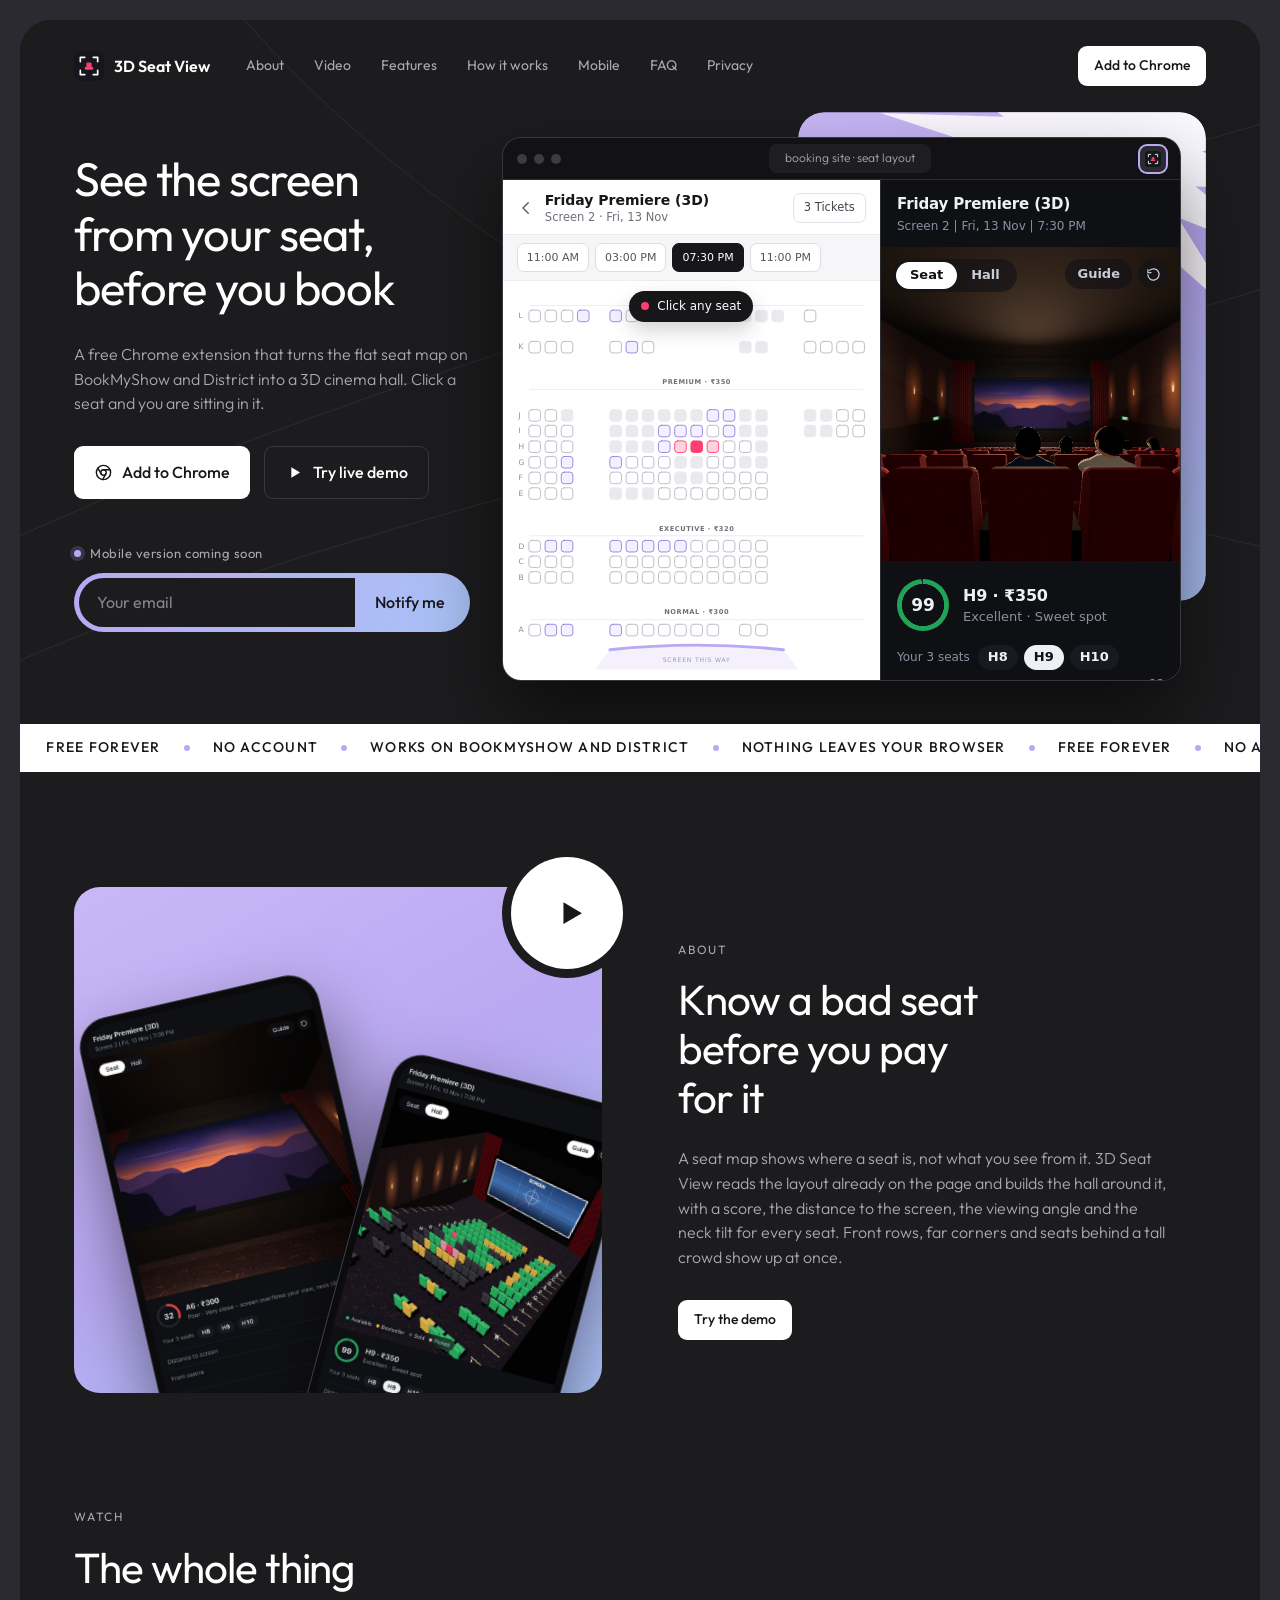
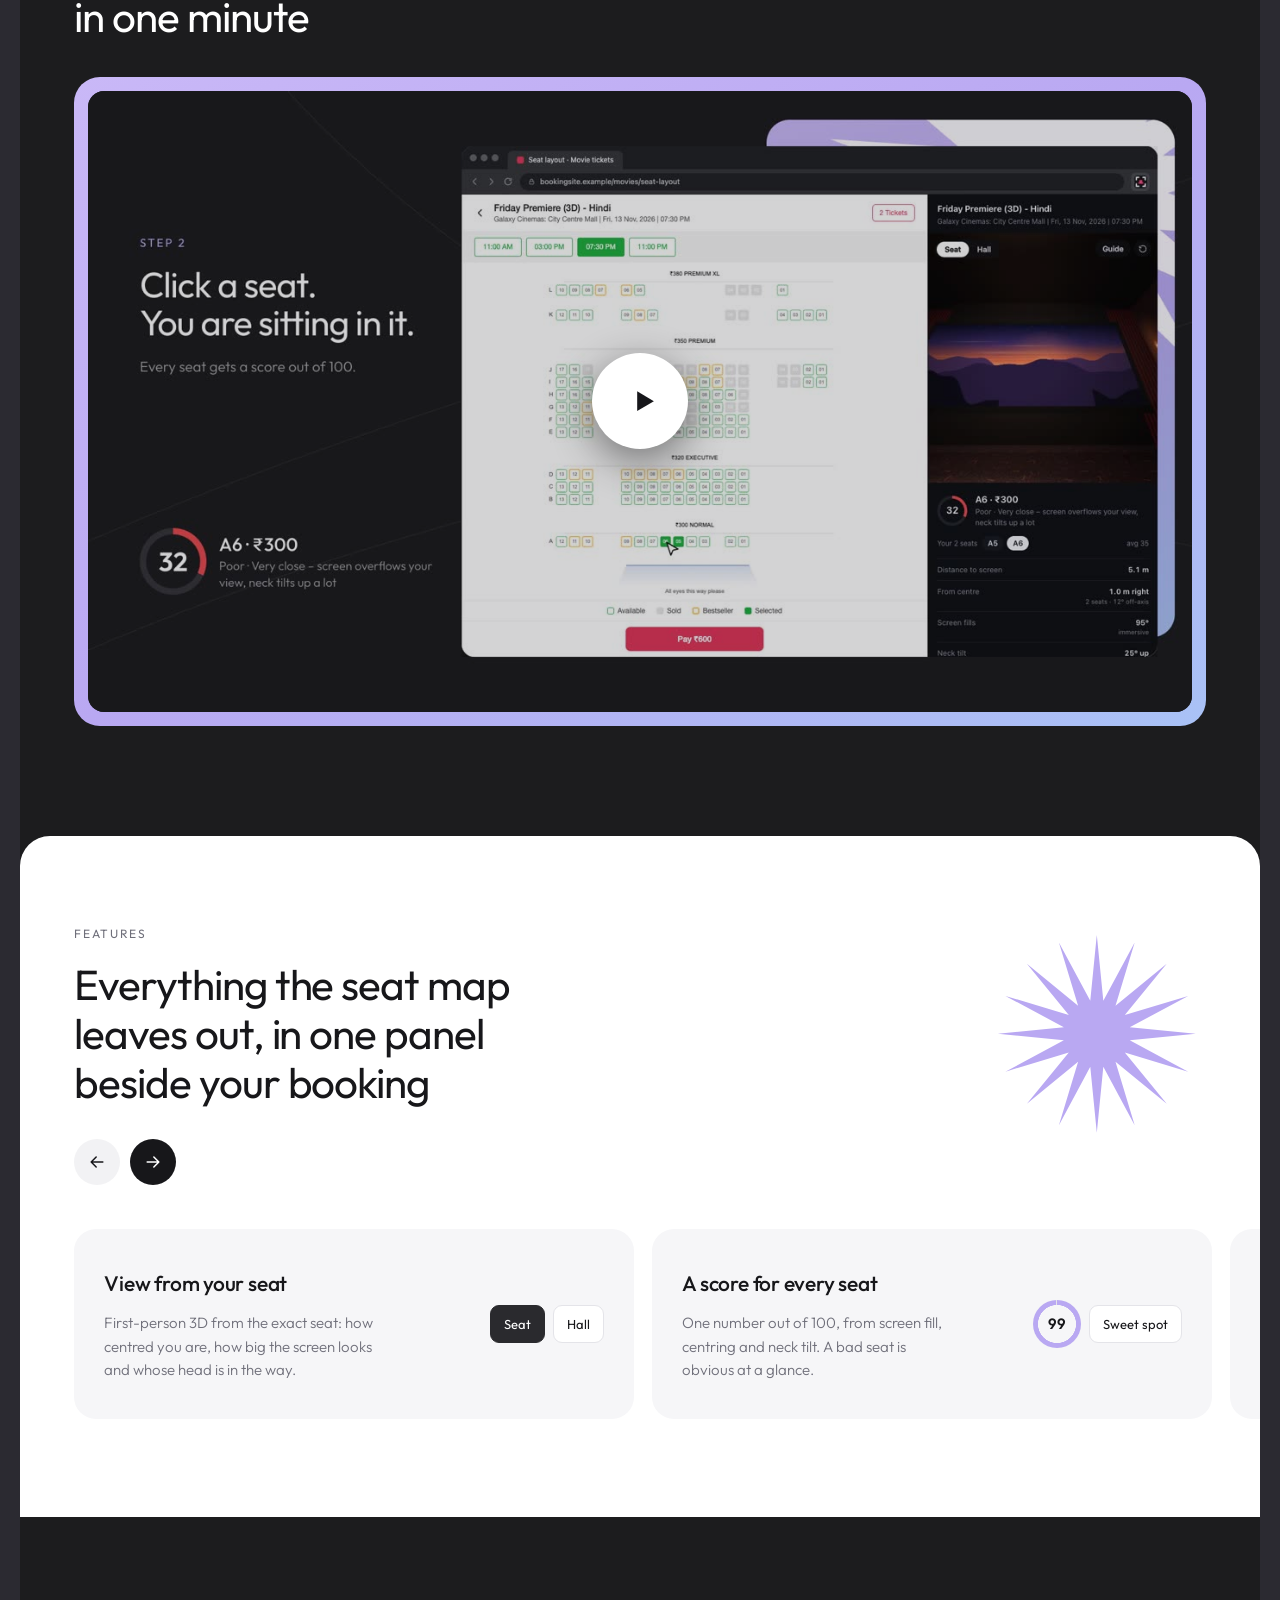
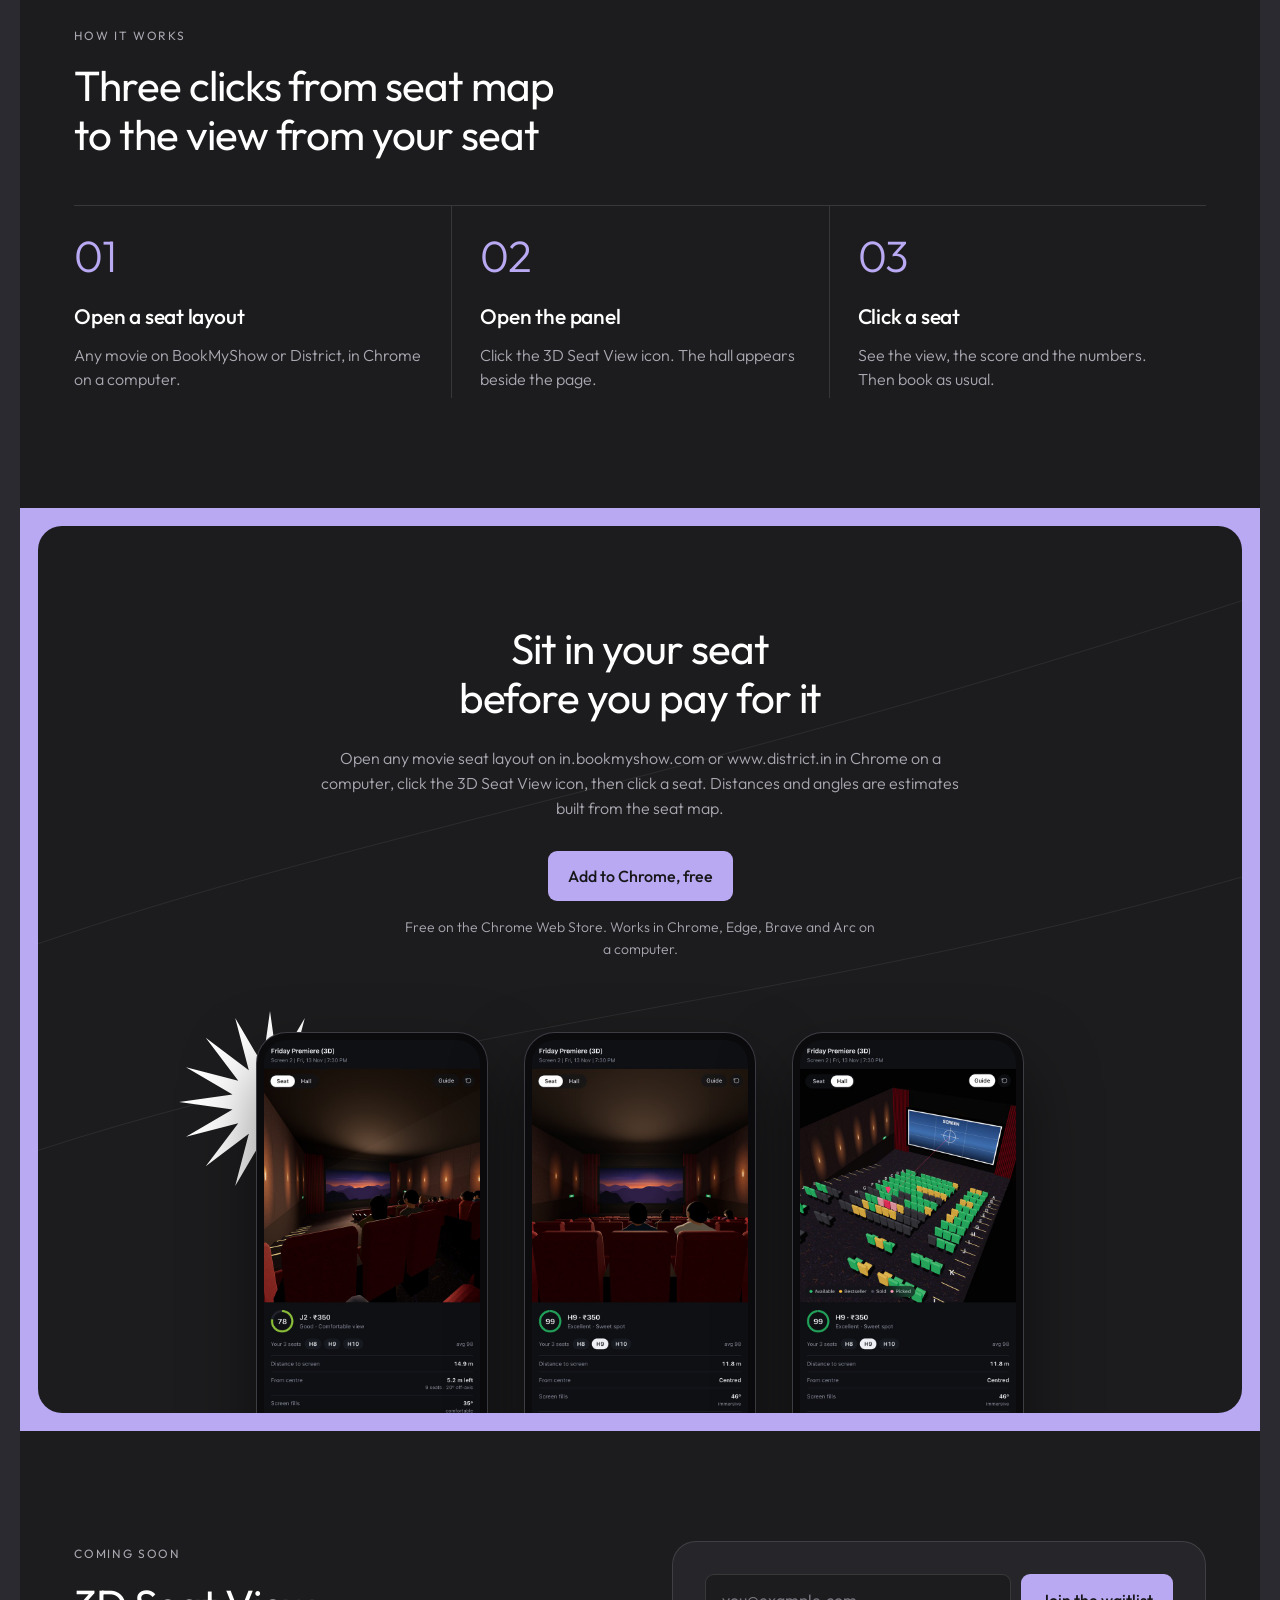
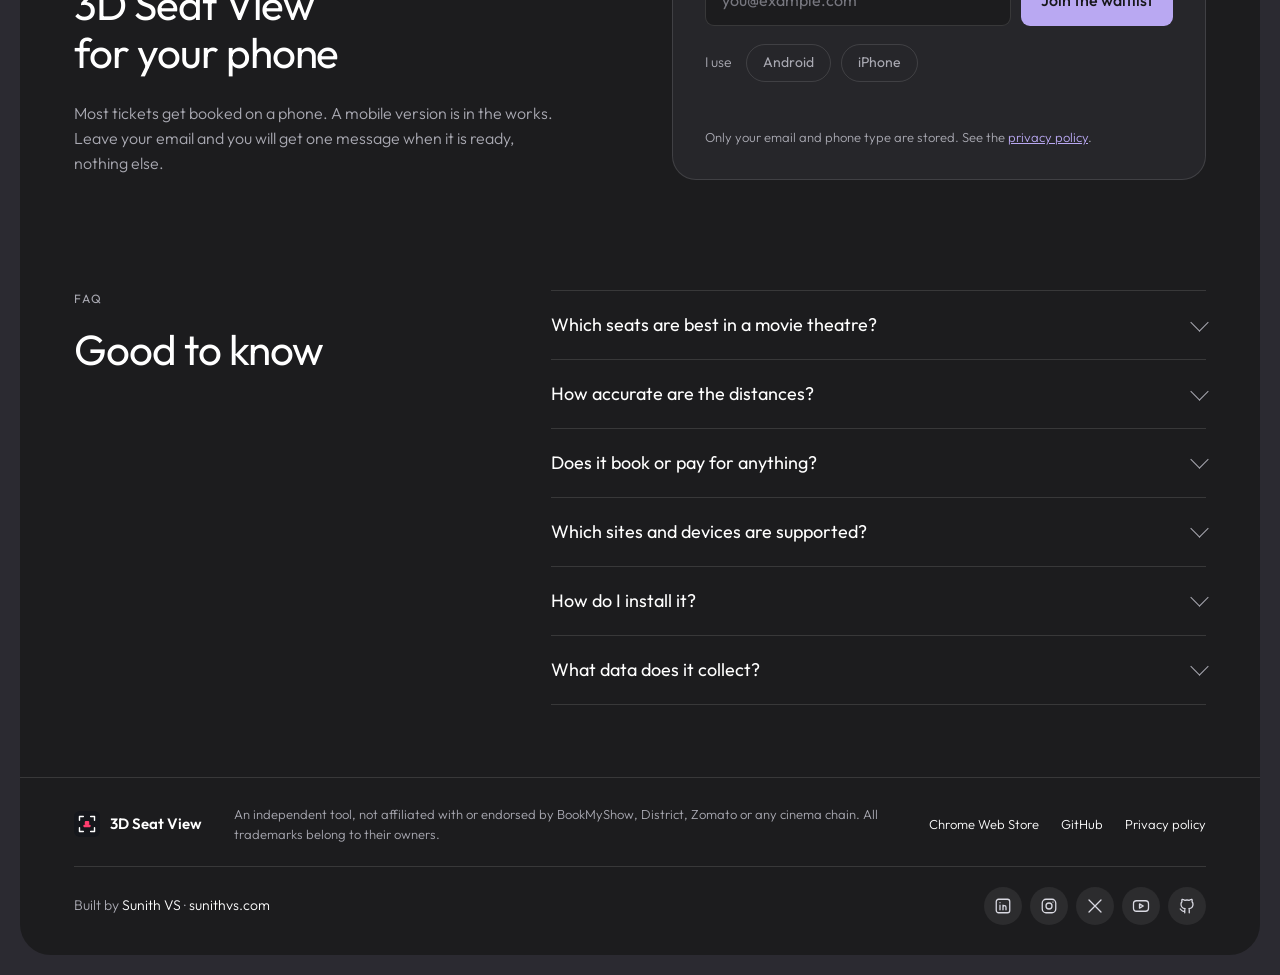
<file: docs/index.html>
<!doctype html>
<html lang="en">
<head>
  <meta charset="utf-8">
  <meta name="viewport" content="width=device-width, initial-scale=1">
  <title>3D Seat View – See your movie seat in 3D before you book</title>
  <meta name="description" content="Free Chrome extension. 3D movie seat preview: see the view from your seat, distance to the screen and the best cinema seats before booking on BookMyShow or District.">
  <meta property="og:title" content="3D Seat View – See your seat before you book">
  <meta property="og:description" content="A 3D cinema hall beside your booking page. See the view from any seat and find the best seats together.">
  <meta property="og:image" content="https://seats.movie/assets/og.png">
  <meta property="og:url" content="https://seats.movie/">
  <meta property="og:type" content="website">
  <meta name="twitter:card" content="summary_large_image">
  <meta name="theme-color" content="#1c1c1e">
  <link rel="icon" href="assets/favicon.png">
  <link rel="preconnect" href="https://fonts.googleapis.com">
  <link rel="preconnect" href="https://fonts.gstatic.com" crossorigin>
  <link href="https://fonts.googleapis.com/css2?family=Outfit:wght@300;400;500;600&display=swap" rel="stylesheet">
  <link rel="stylesheet" href="style.css">
  <noscript><style>.line > span, .fade, .chip, .pill i { transform: none !important; opacity: 1 !important; } .pill i { width: 52px !important; } .slab { clip-path: none !important; } .heroArt .main { opacity: 1 !important; transform: translate(50%, 0) !important; } .trio .device { transform: none !important; }</style></noscript>
  <!-- Microsoft Clarity: website usage analytics (this site only, not the extension) -->
  <script type="text/javascript">
    (function(c,l,a,r,i,t,y){
        c[a]=c[a]||function(){(c[a].q=c[a].q||[]).push(arguments)};
        t=l.createElement(r);t.async=1;t.src="https://www.clarity.ms/tag/"+i;
        y=l.getElementsByTagName(r)[0];y.parentNode.insertBefore(t,y);
    })(window, document, "clarity", "script", "zbbi3nvub4");
  </script>
</head>
<body>
  <!-- Install buttons open the Chrome Web Store listing. -->

  <div class="page" id="top">
    <svg class="curves" viewBox="0 0 1200 700" preserveAspectRatio="none" aria-hidden="true">
      <path d="M-40 520 C 260 380, 520 300, 1240 90"/>
      <path d="M-40 640 C 340 470, 700 420, 1240 250"/>
      <path d="M200 -20 C 420 240, 760 420, 1240 520"/>
    </svg>

    <header class="nav">
      <a class="brand" href="#top" aria-label="3D Seat View home">
        <img src="assets/logo.svg" width="30" height="30" alt="">
        <span>3D Seat View</span>
      </a>
      <nav aria-label="Main">
        <a href="#about">About</a>
        <a href="#video">Video</a>
        <a href="#features">Features</a>
        <a href="#how">How it works</a>
        <a href="#mobile">Mobile</a>
        <a href="#faq">FAQ</a>
        <a href="privacy.html">Privacy</a>
      </nav>
      <a class="btn white small" href="https://chromewebstore.google.com/detail/flckkbgpbfplbiljniohphhmaogainnl" target="_blank" rel="noopener" data-store>Add to Chrome</a>
    </header>

    <section class="hero reveal">
      <div class="heroText">
        <h1>
          <span class="line"><span>See the screen</span></span>
          <span class="line"><span>from your seat,</span></span>
          <span class="line"><span>before you book</span></span>
        </h1>
        <p class="lead fade">A free Chrome extension that turns the flat seat map on BookMyShow and District into a 3D cinema hall. Click a seat and you are sitting in it.</p>
        <div class="actions fade">
          <a class="btn white" href="https://chromewebstore.google.com/detail/flckkbgpbfplbiljniohphhmaogainnl" target="_blank" rel="noopener" data-store>
            <svg viewBox="0 0 24 24" aria-hidden="true"><circle cx="12" cy="12" r="9"/><circle cx="12" cy="12" r="3.4"/><path d="M12 8.6h8.3M9 13.7 4.9 6.6M15 13.7l-4.1 7.2"/></svg>
            <span>Add to Chrome</span>
          </a>
          <button class="btn outline" type="button" data-demo>
            <svg viewBox="0 0 24 24" aria-hidden="true"><path d="M8 5.5v13l11-6.5z" fill="currentColor" stroke="none"/></svg>
            Try live demo
          </button>
        </div>
        <form class="heroWait fade" data-waitlist novalidate>
          <p class="heroWaitLabel"><i></i>Mobile version coming soon</p>
          <div class="heroWaitRow">
            <label class="sr" for="heroEmail">Email address</label>
            <input id="heroEmail" name="email" type="email" inputmode="email" autocomplete="email" placeholder="Your email" required>
            <button type="submit">Notify me</button>
          </div>
          <input class="hp" type="text" name="website" tabindex="-1" autocomplete="off" aria-hidden="true">
          <p class="waitMsg" role="status"></p>
        </form>
      </div>

      <!-- desktop: a working mini product. Click a seat on the map, the real 3D panel follows. -->
      <div class="demoWrap">
        <div class="slab" aria-hidden="true">
          <svg class="burst" data-burst="18,100,46" viewBox="-110 -110 220 220"></svg>
        </div>
        <div class="browser">
          <div class="bar" aria-hidden="true">
            <i></i><i></i><i></i>
            <span>booking site &middot; seat layout</span>
            <b><img src="assets/logo.svg" width="16" height="16" alt=""></b>
          </div>
          <div class="split">
            <div class="map">
              <div class="mapHead">
                <svg viewBox="0 0 24 24" aria-hidden="true"><path d="M15 5l-7 7 7 7"/></svg>
                <p>Friday Premiere (3D)<small>Screen 2 · Fri, 13 Nov</small></p>
                <span class="tix" id="mapTix">3 Tickets</span>
              </div>
              <div class="mapTimes" aria-hidden="true"><span>11:00 AM</span><span>03:00 PM</span><span class="on">07:30 PM</span><span>11:00 PM</span></div>
              <div class="mapBody">
                <svg id="seatMap" role="group" aria-label="Seat map. Click a seat to see the view from it."></svg>
                <p class="hint"><span></span>Click any seat</p>
              </div>
              <ul class="legend" aria-hidden="true">
                <li><i class="a"></i>Available</li><li><i class="b"></i>Bestseller</li><li><i class="s"></i>Sold</li><li><i class="p"></i>Yours</li>
              </ul>
              <div class="mapPay" aria-hidden="true"><p id="mapPicked">Pick a seat</p><span id="mapPay">Pay</span></div>
            </div>
            <div class="side">
              <img src="assets/shot-seat.jpg" width="640" height="1280" alt="3D view from seat H9 with a score of 99">
              <iframe id="heroDemo" title="3D Seat View live panel"></iframe>
            </div>
          </div>
        </div>
      </div>

      <div class="heroArt mobileArt" aria-hidden="true">
        <div class="slab">
          <svg class="burst" data-burst="18,100,46" viewBox="-110 -110 220 220"></svg>
          <svg class="burst tiny" data-burst="12,100,40" viewBox="-110 -110 220 220"></svg>
        </div>
        <div class="device main"><img src="assets/shot-seat.jpg" width="640" height="1280" alt=""></div>
        <div class="chip c1"><svg viewBox="0 0 24 24"><path d="m5 12 5 5 9-10"/></svg>Best 3 seats together</div>
        <div class="chip c2"><b>99</b> H9 · centred · 11.8 m</div>
        <div class="chip c3">Select on booking page</div>
      </div>
    </section>

    <div class="ticker" aria-hidden="true">
      <div>
        <span>Free forever</span><span>No account</span><span>Works on BookMyShow and District</span><span>Nothing leaves your browser</span>
        <span>Free forever</span><span>No account</span><span>Works on BookMyShow and District</span><span>Nothing leaves your browser</span>
      </div>
    </div>

    <section id="about" class="about reveal">
      <div class="aboutArt">
        <div class="tile">
          <div class="device tiltA" data-tilt="-13,-4"><img src="assets/shot-front.jpg" width="640" height="1280" loading="lazy" alt="Front-row seat: the screen overflows the view, score 32"></div>
          <div class="device tiltB" data-tilt="15,6"><img src="assets/shot-hall.jpg" width="640" height="1280" loading="lazy" alt="Whole hall in 3D with seats coloured by status"></div>
        </div>
        <button class="play" type="button" data-demo aria-label="Open the live demo">
          <svg viewBox="0 0 24 24" aria-hidden="true"><path d="M8 5.5v13l11-6.5z"/></svg>
        </button>
      </div>
      <div class="aboutText">
        <p class="label fade">About</p>
        <h2>
          <span class="line"><span>Know a bad seat</span></span>
          <span class="line"><span>before you pay</span></span>
          <span class="line"><span>for it</span></span>
        </h2>
        <p class="body fade">A seat map shows where a seat is, not what you see from it. 3D Seat View reads the layout already on the page and builds the hall around it, with a score, the distance to the screen, the viewing angle and the neck tilt for every seat. Front rows, far corners and seats behind a tall crowd show up at once.</p>
        <button class="btn white small fade" type="button" data-demo>Try the demo</button>
      </div>
    </section>

    <section id="video" class="video reveal">
      <div class="videoHead">
        <p class="label">Watch</p>
        <h2>
          <span class="line"><span>The whole thing</span></span>
          <span class="line"><span>in one minute</span></span>
        </h2>
      </div>
      <div class="player fade">
        <!-- YouTube loads only after the visitor presses play -->
        <button class="yt" type="button" data-yt="BZO4ZHF7kJk" aria-label="Play the one-minute explainer video">
          <img src="assets/explainer-poster.jpg" width="1280" height="720" loading="lazy" alt="">
          <span class="ytPlay"><svg viewBox="0 0 24 24" aria-hidden="true"><path d="M8 5.5v13l11-6.5z"/></svg></span>
        </button>
        <noscript><a href="https://youtu.be/BZO4ZHF7kJk">Watch the video on YouTube</a></noscript>
      </div>
    </section>

    <section id="features" class="features reveal">
      <div class="featHead">
        <div>
          <p class="label">Features</p>
          <h2>
            <span class="line"><span>Everything the seat map</span></span>
            <span class="line"><span>leaves out, in one panel</span></span>
            <span class="line"><span>beside your booking</span></span>
          </h2>
          <div class="arrows">
            <button type="button" data-prev aria-label="Previous feature"><svg viewBox="0 0 24 24"><path d="M19 12H5M11 6l-6 6 6 6"/></svg></button>
            <button type="button" data-next aria-label="Next feature" class="on"><svg viewBox="0 0 24 24"><path d="M5 12h14M13 6l6 6-6 6"/></svg></button>
          </div>
        </div>
        <svg class="burst spin" data-burst="16,100,34" viewBox="-110 -110 220 220" aria-hidden="true"></svg>
      </div>

      <div class="track" tabindex="0" aria-label="Feature list">
        <article>
          <div><h3>View from your seat</h3><p>First-person 3D from the exact seat: how centred you are, how big the screen looks and whose head is in the way.</p></div>
          <div class="ui"><span class="tag dark">Seat</span><span class="tag">Hall</span></div>
        </article>
        <article>
          <div><h3>A score for every seat</h3><p>One number out of 100, from screen fill, centring and neck tilt. A bad seat is obvious at a glance.</p></div>
          <div class="ui"><span class="ring">99</span><span class="tag">Sweet spot</span></div>
        </article>
        <article>
          <div><h3>Best seats together</h3><p>Say how many you need. The best free run of side-by-side seats is selected on the booking page for you.</p></div>
          <div class="ui"><span class="tag">− 3 +</span><span class="tag dark">Find the best 3</span></div>
        </article>
        <article>
          <div><h3>Distances and angles</h3><p>Metres to the screen, offset from the centre line, viewing angle, row position and nearest aisle.</p></div>
          <div class="ui"><span class="tag">11.8 m</span><span class="tag">46°</span><span class="tag">Centred</span></div>
        </article>
        <article>
          <div><h3>Whole-hall view</h3><p>Orbit the theatre with seats coloured by status: available, bestseller, sold and your picks.</p></div>
          <div class="ui"><span class="dot g"></span><span class="dot y"></span><span class="dot k"></span><span class="dot p"></span></div>
        </article>
        <article>
          <div><h3>Private by design</h3><p>No account, tracking or ads. The seat map is read and drawn inside your own browser and goes nowhere.</p></div>
          <div class="ui"><span class="tag">0 data collected</span></div>
        </article>
      </div>
    </section>

    <section id="how" class="how reveal">
      <div class="howHead">
        <p class="label">How it works</p>
        <h2>
          <span class="line"><span>Three clicks from seat map</span></span>
          <span class="line"><span>to the view from your seat</span></span>
        </h2>
      </div>
      <ol>
        <li class="fade"><b>01</b><h3>Open a seat layout</h3><p>Any movie on BookMyShow or District, in Chrome on a computer.</p></li>
        <li class="fade"><b>02</b><h3>Open the panel</h3><p>Click the 3D Seat View icon. The hall appears beside the page.</p></li>
        <li class="fade"><b>03</b><h3>Click a seat</h3><p>See the view, the score and the numbers. Then book as usual.</p></li>
      </ol>
    </section>

    <section id="get" class="cta reveal">
      <div class="ctaInner">
        <svg class="curves" viewBox="0 0 1200 700" preserveAspectRatio="none" aria-hidden="true">
          <path d="M-40 420 C 300 300, 620 260, 1240 60"/>
          <path d="M-40 620 C 380 480, 760 470, 1240 330"/>
        </svg>
        <h2>
          <span class="line"><span>Sit in your seat</span></span>
          <span class="line"><span>before you pay for it</span></span>
        </h2>
        <p class="body fade">Open any movie seat layout on in.bookmyshow.com or www.district.in in Chrome on a computer, click the 3D Seat View icon, then click a seat. Distances and angles are estimates built from the seat map.</p>
        <a class="btn lav fade" href="https://chromewebstore.google.com/detail/flckkbgpbfplbiljniohphhmaogainnl" target="_blank" rel="noopener" data-store><span>Add to Chrome, free</span></a>
        <p class="soonNote fade">Free on the Chrome Web Store. Works in Chrome, Edge, Brave and Arc on a computer.</p>
        <div class="trio" aria-hidden="true">
          <svg class="burst white" data-burst="16,100,42" viewBox="-110 -110 220 220"></svg>
          <div class="device"><img src="assets/shot-side.jpg" width="640" height="1280" loading="lazy" alt=""></div>
          <div class="device"><img src="assets/shot-seat.jpg" width="640" height="1280" loading="lazy" alt=""></div>
          <div class="device"><img src="assets/shot-hall.jpg" width="640" height="1280" loading="lazy" alt=""></div>
        </div>
      </div>
    </section>

    <section id="mobile" class="mobile reveal">
      <div class="mobileText">
        <p class="label">Coming soon</p>
        <h2>
          <span class="line"><span>3D Seat View</span></span>
          <span class="line"><span>for your phone</span></span>
        </h2>
        <p class="body fade">Most tickets get booked on a phone. A mobile version is in the works. Leave your email and you will get one message when it is ready, nothing else.</p>
      </div>
      <form id="waitlist" class="wait fade" data-waitlist novalidate>
        <div class="waitRow">
          <label class="sr" for="wlEmail">Email address</label>
          <input id="wlEmail" name="email" type="email" inputmode="email" autocomplete="email" placeholder="you@example.com" required>
          <button class="btn lav" type="submit">Join the waitlist</button>
        </div>
        <fieldset class="plat">
          <legend>I use</legend>
          <label><input type="radio" name="platform" value="android"><span>Android</span></label>
          <label><input type="radio" name="platform" value="ios"><span>iPhone</span></label>
        </fieldset>
        <!-- left empty by people; bots that fill every field get ignored -->
        <input class="hp" type="text" name="website" tabindex="-1" autocomplete="off" aria-hidden="true">
        <p class="waitMsg" role="status"></p>
        <p class="waitFine">Only your email and phone type are stored. See the <a href="privacy.html">privacy policy</a>.</p>
      </form>
    </section>

    <section id="faq" class="faq reveal">
      <div>
        <p class="label">FAQ</p>
        <h2><span class="line"><span>Good to know</span></span></h2>
      </div>
      <div class="qa">
        <details>
          <summary>Which seats are best in a movie theatre?</summary>
          <p>Usually centre seats about two thirds of the way back. The score shows it for the exact hall you are booking, and "Find the best seat" picks the best free ones.</p>
        </details>
        <details>
          <summary>How accurate are the distances?</summary>
          <p>They are estimates. Booking sites do not publish hall measurements, so the hall is built from the seat map and typical multiplex dimensions. You can adjust seat width, row spacing and screen distance if you know the hall.</p>
        </details>
        <details>
          <summary>Does it book or pay for anything?</summary>
          <p>No. It only selects seats on the page, and only when you press "Find the best seat". You finish the booking yourself.</p>
        </details>
        <details>
          <summary>Which sites and devices are supported?</summary>
          <p>Movie seat-layout pages on BookMyShow and District, in Chrome on a desktop or laptop. Phones are not supported yet, but a mobile version is coming: <a href="#mobile">join the waitlist</a>.</p>
        </details>
        <details>
          <summary>How do I install it?</summary>
          <p>Get it from the <a href="https://chromewebstore.google.com/detail/flckkbgpbfplbiljniohphhmaogainnl" target="_blank" rel="noopener">Chrome Web Store</a> and press Add to Chrome. It updates by itself.</p>
        </details>
        <details>
          <summary>What data does it collect?</summary>
          <p>The extension collects none. This website uses basic visitor analytics. Details in the <a href="privacy.html">privacy policy</a>.</p>
        </details>
      </div>
    </section>

    <footer>
      <div class="footMain">
        <a class="brand" href="#top"><img src="assets/logo.svg" width="26" height="26" alt=""><span>3D Seat View</span></a>
        <p>An independent tool, not affiliated with or endorsed by BookMyShow, District, Zomato or any cinema chain. All trademarks belong to their owners.</p>
        <nav aria-label="Footer">
          <a href="https://chromewebstore.google.com/detail/flckkbgpbfplbiljniohphhmaogainnl" target="_blank" rel="noopener">Chrome Web Store</a>
          <a href="https://github.com/sunithvs/3d-seat-view">GitHub</a>
          <a href="privacy.html">Privacy policy</a>
        </nav>
      </div>
      <div class="credit">
        <p>Built by <a href="https://sunithvs.com" target="_blank" rel="noopener me">Sunith VS</a> · <a href="https://sunithvs.com" target="_blank" rel="noopener me">sunithvs.com</a></p>
        <div class="social">
          <a href="https://linkedin.com/in/sunithvs" target="_blank" rel="noopener me" aria-label="Sunith VS on LinkedIn" title="LinkedIn"><svg viewBox="0 0 24 24" aria-hidden="true"><rect x="3" y="3" width="18" height="18" rx="3"/><path d="M8 11v6M8 7.5v.01M12 17v-3.5a2 2 0 0 1 4 0V17M12 11v6"/></svg></a>
          <a href="https://instagram.com/truevibecoder" target="_blank" rel="noopener me" aria-label="Sunith VS on Instagram" title="Instagram"><svg viewBox="0 0 24 24" aria-hidden="true"><rect x="3" y="3" width="18" height="18" rx="5"/><circle cx="12" cy="12" r="4"/><path d="M17.3 6.7v.01"/></svg></a>
          <a href="https://x.com/sunithvs_" target="_blank" rel="noopener me" aria-label="Sunith VS on X" title="X"><svg viewBox="0 0 24 24" aria-hidden="true"><path d="M4 4l16 16M20 4 4 20"/></svg></a>
          <a href="https://youtube.com/@truevibecoder" target="_blank" rel="noopener me" aria-label="Sunith VS on YouTube" title="YouTube"><svg viewBox="0 0 24 24" aria-hidden="true"><rect x="2" y="5" width="20" height="14" rx="4"/><path d="M10 9.2l5 2.8-5 2.8z"/></svg></a>
          <a href="https://github.com/sunithvs" target="_blank" rel="noopener me" aria-label="Sunith VS on GitHub" title="GitHub"><svg viewBox="0 0 24 24" aria-hidden="true"><path d="M9 19c-4.3 1.4-4.3-2.5-6-3m12 5v-3.5c0-1 .1-1.4-.5-2 2.8-.3 5.5-1.4 5.5-6a4.6 4.6 0 0 0-1.3-3.2 4.2 4.2 0 0 0-.1-3.2s-1.1-.3-3.5 1.3a12.3 12.3 0 0 0-6.2 0C6.5 2.8 5.4 3.1 5.4 3.1a4.2 4.2 0 0 0-.1 3.2A4.6 4.6 0 0 0 4 9.5c0 4.6 2.7 5.7 5.5 6-.6.6-.6 1.2-.5 2V21"/></svg></a>
        </div>
      </div>
    </footer>
  </div>

  <dialog id="demo" aria-label="Live demo">
    <button class="close" type="button" data-close aria-label="Close demo">
      <svg viewBox="0 0 24 24" aria-hidden="true"><path d="M6 6l12 12M18 6 6 18"/></svg>
    </button>
    <div class="device live"><iframe title="3D Seat View live demo" loading="lazy"></iframe></div>
    <p>Live demo on sample data. Drag to look around, press Hall, or find the best seats.</p>
  </dialog>

  <script src="site.js" type="module"></script>
</body>
</html>
</file>
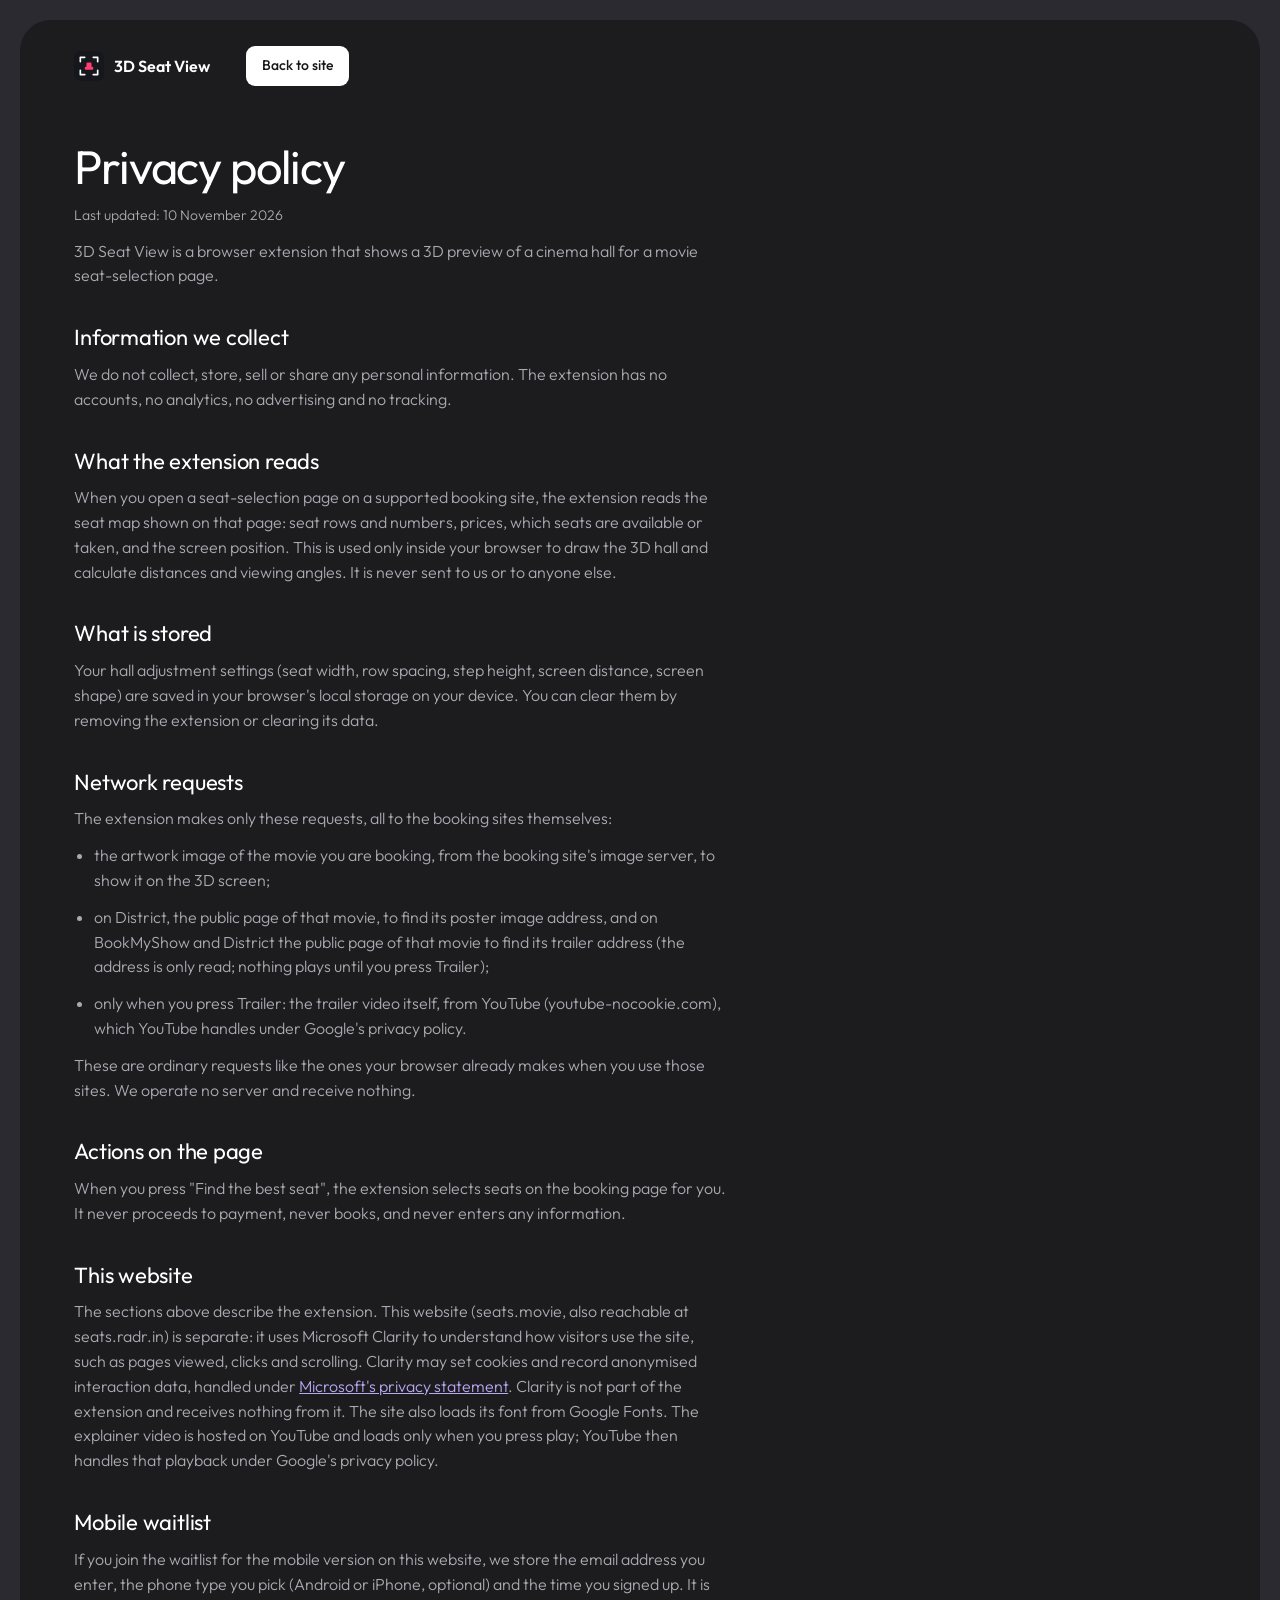
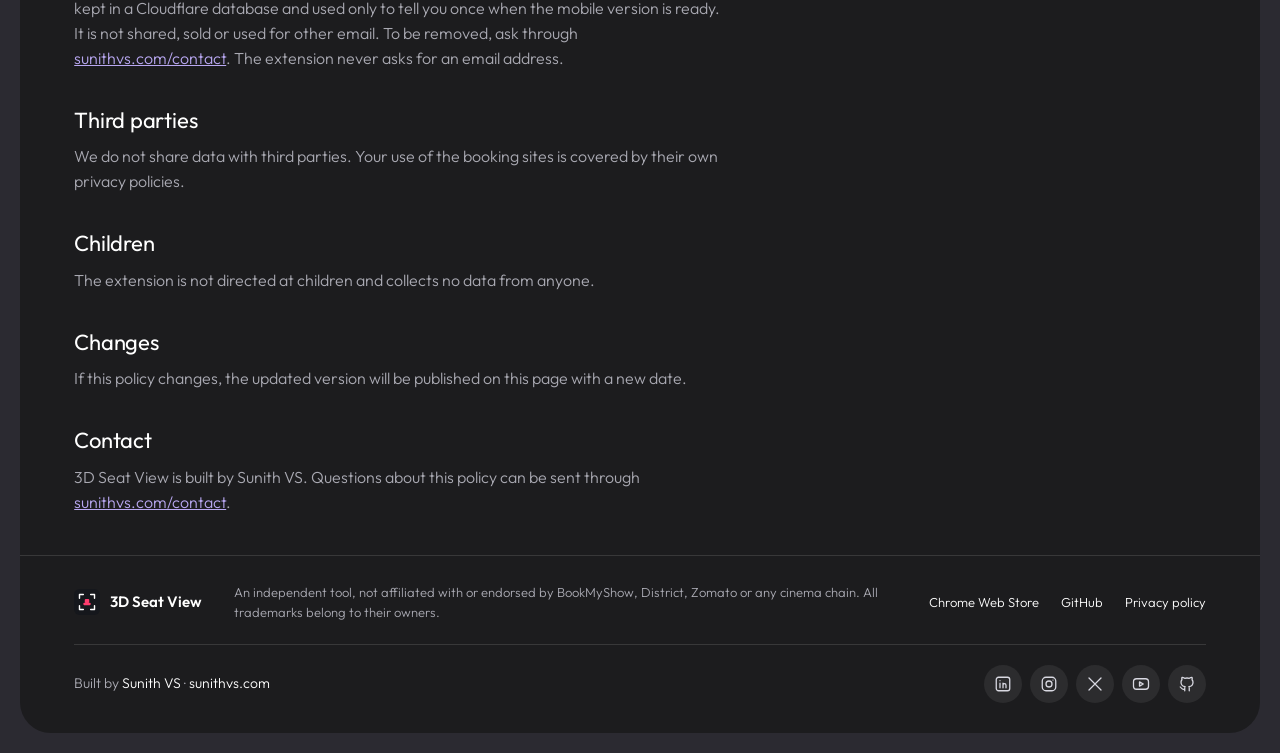
<file: docs/privacy.html>
<!doctype html>
<html lang="en">
<head>
  <meta charset="utf-8">
  <meta name="viewport" content="width=device-width, initial-scale=1">
  <title>Privacy policy – 3D Seat View</title>
  <meta name="description" content="3D Seat View collects no personal data. What the extension reads, stores and requests.">
  <meta name="theme-color" content="#1c1c1e">
  <link rel="preconnect" href="https://fonts.googleapis.com">
  <link rel="preconnect" href="https://fonts.gstatic.com" crossorigin>
  <link href="https://fonts.googleapis.com/css2?family=Outfit:wght@300;400;500;600&display=swap" rel="stylesheet">
  <link rel="icon" href="assets/favicon.png">
  <link rel="stylesheet" href="style.css">
  <!-- Microsoft Clarity: website usage analytics (this site only, not the extension) -->
  <script type="text/javascript">
    (function(c,l,a,r,i,t,y){
        c[a]=c[a]||function(){(c[a].q=c[a].q||[]).push(arguments)};
        t=l.createElement(r);t.async=1;t.src="https://www.clarity.ms/tag/"+i;
        y=l.getElementsByTagName(r)[0];y.parentNode.insertBefore(t,y);
    })(window, document, "clarity", "script", "zbbi3nvub4");
  </script>
</head>
<body>
  <div class="page">
  <header class="nav">
    <a class="brand" href="index.html" aria-label="3D Seat View home">
      <img src="assets/logo.svg" width="30" height="30" alt="">
      <span>3D Seat View</span>
    </a>
    <a class="btn white small" href="index.html">Back to site</a>
  </header>

  <main class="doc">
    <h1>Privacy policy</h1>
    <p class="date">Last updated: 10 November 2026</p>
    <p>3D Seat View is a browser extension that shows a 3D preview of a cinema hall for a movie seat-selection page.</p>

    <h2>Information we collect</h2>
    <p>We do not collect, store, sell or share any personal information. The extension has no accounts, no analytics, no advertising and no tracking.</p>

    <h2>What the extension reads</h2>
    <p>When you open a seat-selection page on a supported booking site, the extension reads the seat map shown on that page: seat rows and numbers, prices, which seats are available or taken, and the screen position. This is used only inside your browser to draw the 3D hall and calculate distances and viewing angles. It is never sent to us or to anyone else.</p>

    <h2>What is stored</h2>
    <p>Your hall adjustment settings (seat width, row spacing, step height, screen distance, screen shape) are saved in your browser's local storage on your device. You can clear them by removing the extension or clearing its data.</p>

    <h2>Network requests</h2>
    <p>The extension makes only these requests, all to the booking sites themselves:</p>
    <ul>
      <li>the artwork image of the movie you are booking, from the booking site's image server, to show it on the 3D screen;</li>
      <li>on District, the public page of that movie, to find its poster image address, and on BookMyShow and District the public page of that movie to find its trailer address (the address is only read; nothing plays until you press Trailer);</li>
      <li>only when you press Trailer: the trailer video itself, from YouTube (youtube-nocookie.com), which YouTube handles under Google's privacy policy.</li>
    </ul>
    <p>These are ordinary requests like the ones your browser already makes when you use those sites. We operate no server and receive nothing.</p>

    <h2>Actions on the page</h2>
    <p>When you press "Find the best seat", the extension selects seats on the booking page for you. It never proceeds to payment, never books, and never enters any information.</p>

    <h2>This website</h2>
    <p>The sections above describe the extension. This website (seats.movie, also reachable at seats.radr.in) is separate: it uses Microsoft Clarity to understand how visitors use the site, such as pages viewed, clicks and scrolling. Clarity may set cookies and record anonymised interaction data, handled under <a href="https://privacy.microsoft.com/privacystatement">Microsoft's privacy statement</a>. Clarity is not part of the extension and receives nothing from it. The site also loads its font from Google Fonts. The explainer video is hosted on YouTube and loads only when you press play; YouTube then handles that playback under Google's privacy policy.</p>

    <h2>Mobile waitlist</h2>
    <p>If you join the waitlist for the mobile version on this website, we store the email address you enter, the phone type you pick (Android or iPhone, optional) and the time you signed up. It is kept in a Cloudflare database and used only to tell you once when the mobile version is ready. It is not shared, sold or used for other email. To be removed, ask through <a href="https://sunithvs.com/contact">sunithvs.com/contact</a>. The extension never asks for an email address.</p>

    <h2>Third parties</h2>
    <p>We do not share data with third parties. Your use of the booking sites is covered by their own privacy policies.</p>

    <h2>Children</h2>
    <p>The extension is not directed at children and collects no data from anyone.</p>

    <h2>Changes</h2>
    <p>If this policy changes, the updated version will be published on this page with a new date.</p>

    <h2>Contact</h2>
    <p>3D Seat View is built by Sunith VS. Questions about this policy can be sent through <a href="https://sunithvs.com/contact">sunithvs.com/contact</a>.</p>
  </main>

  <footer>
      <div class="footMain">
        <a class="brand" href="index.html"><img src="assets/logo.svg" width="26" height="26" alt=""><span>3D Seat View</span></a>
        <p>An independent tool, not affiliated with or endorsed by BookMyShow, District, Zomato or any cinema chain. All trademarks belong to their owners.</p>
        <nav aria-label="Footer">
          <a href="https://chromewebstore.google.com/detail/flckkbgpbfplbiljniohphhmaogainnl" target="_blank" rel="noopener">Chrome Web Store</a>
          <a href="https://github.com/sunithvs/3d-seat-view">GitHub</a>
          <a href="privacy.html">Privacy policy</a>
        </nav>
      </div>
      <div class="credit">
        <p>Built by <a href="https://sunithvs.com" target="_blank" rel="noopener me">Sunith VS</a> · <a href="https://sunithvs.com" target="_blank" rel="noopener me">sunithvs.com</a></p>
        <div class="social">
          <a href="https://linkedin.com/in/sunithvs" target="_blank" rel="noopener me" aria-label="Sunith VS on LinkedIn" title="LinkedIn"><svg viewBox="0 0 24 24" aria-hidden="true"><rect x="3" y="3" width="18" height="18" rx="3"/><path d="M8 11v6M8 7.5v.01M12 17v-3.5a2 2 0 0 1 4 0V17M12 11v6"/></svg></a>
          <a href="https://instagram.com/truevibecoder" target="_blank" rel="noopener me" aria-label="Sunith VS on Instagram" title="Instagram"><svg viewBox="0 0 24 24" aria-hidden="true"><rect x="3" y="3" width="18" height="18" rx="5"/><circle cx="12" cy="12" r="4"/><path d="M17.3 6.7v.01"/></svg></a>
          <a href="https://x.com/sunithvs_" target="_blank" rel="noopener me" aria-label="Sunith VS on X" title="X"><svg viewBox="0 0 24 24" aria-hidden="true"><path d="M4 4l16 16M20 4 4 20"/></svg></a>
          <a href="https://youtube.com/@truevibecoder" target="_blank" rel="noopener me" aria-label="Sunith VS on YouTube" title="YouTube"><svg viewBox="0 0 24 24" aria-hidden="true"><rect x="2" y="5" width="20" height="14" rx="4"/><path d="M10 9.2l5 2.8-5 2.8z"/></svg></a>
          <a href="https://github.com/sunithvs" target="_blank" rel="noopener me" aria-label="Sunith VS on GitHub" title="GitHub"><svg viewBox="0 0 24 24" aria-hidden="true"><path d="M9 19c-4.3 1.4-4.3-2.5-6-3m12 5v-3.5c0-1 .1-1.4-.5-2 2.8-.3 5.5-1.4 5.5-6a4.6 4.6 0 0 0-1.3-3.2 4.2 4.2 0 0 0-.1-3.2s-1.1-.3-3.5 1.3a12.3 12.3 0 0 0-6.2 0C6.5 2.8 5.4 3.1 5.4 3.1a4.2 4.2 0 0 0-.1 3.2A4.6 4.6 0 0 0 4 9.5c0 4.6 2.7 5.7 5.5 6-.6.6-.6 1.2-.5 2V21"/></svg></a>
        </div>
      </div>
    </footer>
  </div>
</body>
</html>
</file>
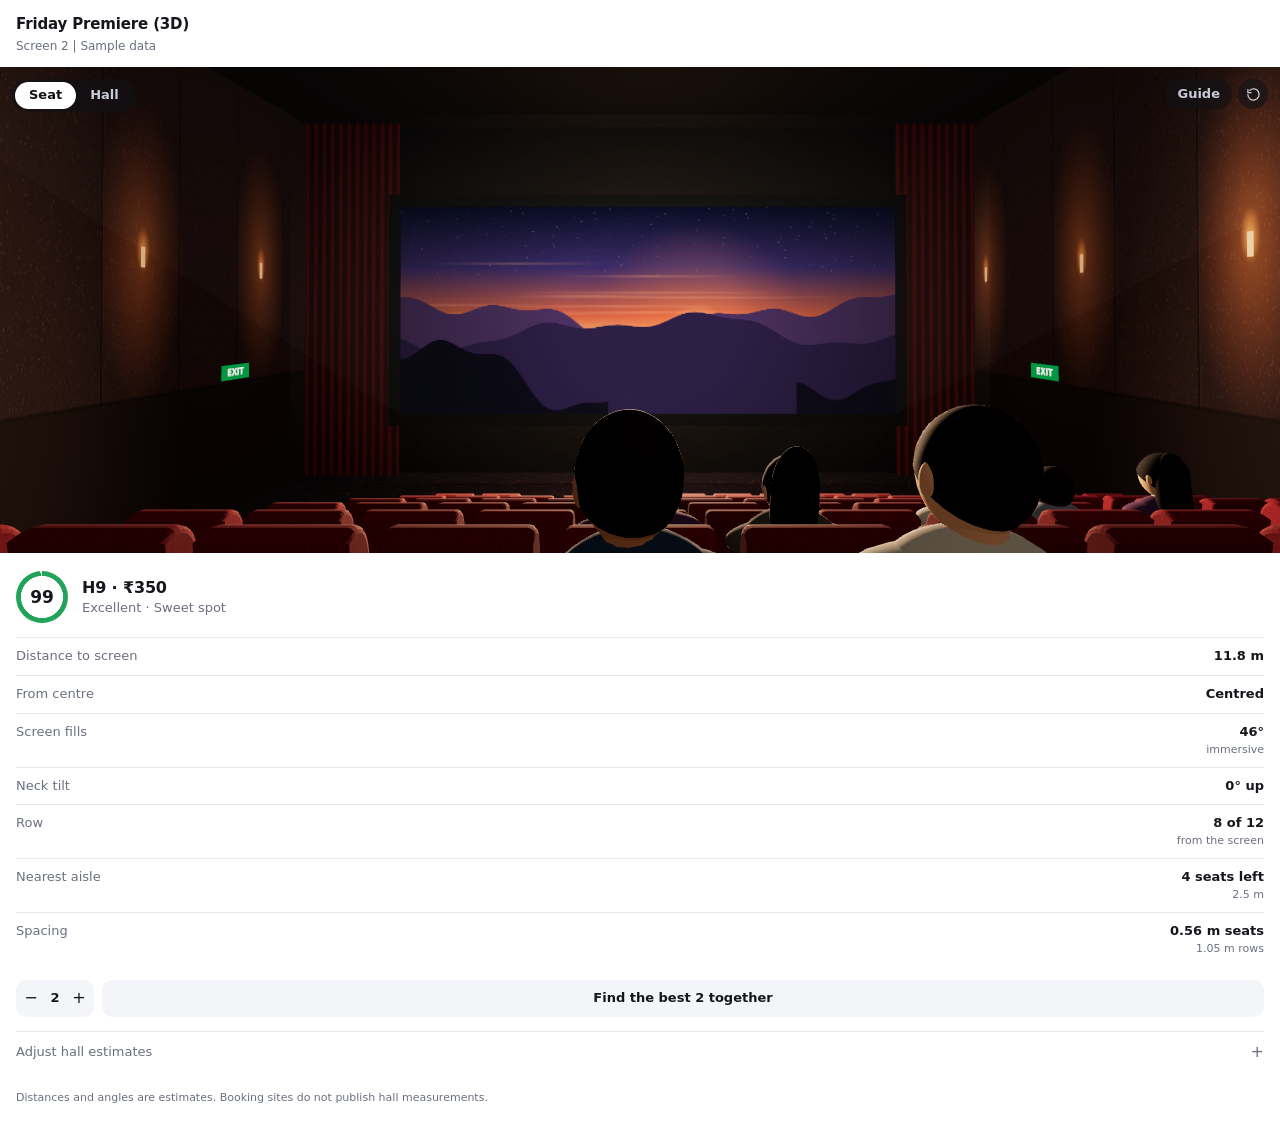
<file: docs/demo/panel.html>
<!doctype html>
<html lang="en">
<head>
  <meta charset="utf-8">
  <meta name="viewport" content="width=device-width, initial-scale=1">
  <title>3D Seat View</title>
  <link rel="stylesheet" href="panel.css">
</head>
<body>
  <header>
    <h1 id="title">3D Seat View</h1>
    <p id="sub">Waiting for a seat layout…</p>
  </header>

  <div id="err" role="alert" hidden><span id="errText"></span><button id="errClose" aria-label="Dismiss error">×</button></div>

  <section id="stage">
    <canvas id="gl"></canvas>

    <div id="modes" class="seg" role="group" aria-label="View">
      <button id="btnSeat" class="on" title="View from the seat">Seat</button>
      <button id="btnHall" title="Whole theatre">Hall</button>
    </div>

    <div class="tools">
      <button id="btnGuide" class="chip" title="Guide: seat status colours and a centring grid. Off: realistic cinema">Guide</button>
      <button id="btnReset" class="icon" title="Reset camera" aria-label="Reset camera">
        <svg viewBox="0 0 24 24" width="15" height="15" fill="none" stroke="currentColor" stroke-width="2" stroke-linecap="round" stroke-linejoin="round" aria-hidden="true"><path d="M3 12a9 9 0 1 0 3-6.7"/><path d="M3 4v5h5"/></svg>
      </button>
    </div>

    <div id="legend" hidden>
      <span><i style="background:#2fbf71"></i>Available</span>
      <span><i style="background:#f5b942"></i>Bestseller</span>
      <span><i style="background:#4a4d57"></i>Sold</span>
      <span><i style="background:#ff9db5"></i>Picked</span>
    </div>

    <div id="tip" hidden></div>
    <div id="empty">
      <strong>No seat layout found</strong>
      <span>Open a BookMyShow or District seat-selection page. If it is already open, reload it once.</span>
    </div>
  </section>

  <main id="info" hidden>
    <div class="hero">
      <div id="score"><b>–</b></div>
      <div class="heroText">
        <div id="seatName">Pick a seat</div>
        <div id="verdict">Click any seat to sit in it.</div>
      </div>
    </div>

    <div id="group" hidden></div>

    <dl id="metrics"></dl>

    <div class="pickRow">
      <div id="qtyBox" class="stepper" role="group" aria-label="Seats together">
        <button id="qtyMinus" aria-label="Fewer seats">−</button>
        <output id="qty">1</output>
        <button id="qtyPlus" aria-label="More seats">+</button>
      </div>
      <button id="btnBest" class="ghost">Find the best seat</button>
    </div>
    <p id="pickNote" hidden></p>

    <details id="calib" hidden>
      <summary>Adjust hall estimates</summary>
      <label><span>Seat width</span><output id="oSeatW"></output>
        <input id="seatW" type="range" min="0.45" max="0.8" step="0.01"></label>
      <label><span>Row spacing</span><output id="oRowPitch"></output>
        <input id="rowPitch" type="range" min="0.85" max="1.6" step="0.05"></label>
      <label><span>Step height per row</span><output id="oRise"></output>
        <input id="rise" type="range" min="0" max="0.5" step="0.02"></label>
      <label><span>Front row to screen</span><output id="oFirstRow"></output>
        <input id="firstRow" type="range" min="0" max="10" step="0.25"></label>
      <label><span>Screen shape</span>
        <select id="aspect">
          <option value="2.39">Scope 2.39:1</option>
          <option value="1.85">Flat 1.85:1</option>
          <option value="1.43">IMAX 1.43:1</option>
        </select></label>
      <button id="btnDefaults" class="ghost">Reset to defaults</button>
    </details>
  </main>

  <footer>Distances and angles are estimates. Booking sites do not publish hall measurements.</footer>

  <script type="module" src="panel.js"></script>
</body>
</html>
</file>
<file: docs/style.css>
:root {
  --ink: #1c1c1e;
  --ink-2: #26262a;
  --line: rgba(255, 255, 255, .12);
  --text: #ffffff;
  --dim: #a9a9b2;
  --lav: #b9a8f2;
  --lav-2: #a9c2f6;
  --paper: #ffffff;
  --paper-ink: #17171a;
  --paper-dim: #6f6f7a;
  --ease: cubic-bezier(.2, .75, .2, 1);
  --pad: clamp(20px, 4.2vw, 56px);
}
* { box-sizing: border-box; }
html { scroll-behavior: smooth; }
body {
  margin: 0; padding: clamp(0px, 1.6vw, 22px);
  background: #2b2a31; color: var(--text);
  font: 400 16px/1.55 "Outfit", system-ui, -apple-system, "Segoe UI", sans-serif;
  -webkit-font-smoothing: antialiased;
}
img { display: block; max-width: 100%; height: auto; }
a { color: inherit; }
button { font: inherit; color: inherit; cursor: pointer; border: 0; background: none; padding: 0; }
h1, h2, h3, p { margin: 0; }
h1, h2 { font-weight: 400; letter-spacing: -.025em; line-height: 1.08; }
h1 { font-size: clamp(34px, 3.7vw, 47px); }
h2 { font-size: clamp(28px, 3.3vw, 44px); }
h3 { font-size: 21px; font-weight: 500; letter-spacing: -.01em; }
:focus-visible { outline: 2px solid var(--lav); outline-offset: 3px; border-radius: 8px; }
svg { fill: none; stroke: currentColor; stroke-width: 1.8; stroke-linecap: round; stroke-linejoin: round; }

.page { position: relative; max-width: 1280px; margin: 0 auto; background: var(--ink); border-radius: clamp(0px, 2.4vw, 32px); overflow: hidden; }
.curves { position: absolute; inset: 0; width: 100%; height: 720px; pointer-events: none; color: rgba(255, 255, 255, .07); stroke-width: 1; }
.curves path { vector-effect: non-scaling-stroke; }

/* ---- nav */
.nav { position: relative; z-index: 3; display: flex; align-items: center; gap: 36px; padding: 26px var(--pad) 0; }
.brand { display: flex; align-items: center; gap: 10px; font-weight: 600; text-decoration: none; }
.nav nav { display: flex; gap: 30px; margin-right: auto; }
.nav nav a { color: var(--dim); text-decoration: none; font-size: 14px; transition: color .2s; }
.nav nav a:hover { color: #fff; }

/* ---- buttons */
.btn { display: inline-flex; align-items: center; justify-content: center; gap: 9px; padding: 13px 20px; border-radius: 9px; font-weight: 500; text-decoration: none; transition: transform .25s var(--ease), background .2s, color .2s; }
.btn svg { width: 19px; height: 19px; }
.btn:hover { transform: translateY(-2px); }
.btn.white { background: #fff; color: var(--paper-ink); }
.btn.outline { border: 1px solid var(--line); color: #fff; }
.btn.outline:hover { background: rgba(255, 255, 255, .06); }
.btn.lav { background: var(--lav); color: var(--paper-ink); }
.btn.small { padding: 9px 16px; font-size: 14px; }
.btn.soon { background: rgba(255, 255, 255, .08); color: var(--dim); cursor: default; transform: none; }

/* ---- reveal system: lines slide up out of a mask, the rest fades */
.line { display: block; overflow: hidden; padding-bottom: .08em; }
.line > span { display: block; transform: translateY(112%); transition: transform 1s var(--ease); }
.line:nth-child(2) > span { transition-delay: .09s; }
.line:nth-child(3) > span { transition-delay: .18s; }
.fade { opacity: 0; transform: translateY(18px); transition: opacity .8s ease .35s, transform .8s var(--ease) .35s; }
.in .line > span { transform: none; }
.in .fade { opacity: 1; transform: none; }

/* ---- hero */
.hero { position: relative; z-index: 2; display: grid; align-items: center; grid-template-columns: minmax(0, .72fr) minmax(0, 1.28fr); gap: clamp(20px, 2.6vw, 36px); padding: 26px var(--pad) 44px; min-height: 0; }
.heroText { align-self: center; padding: 30px 0 10px; }
.lead { color: var(--dim); font-weight: 300; margin-top: 24px; max-width: 30em; }
.actions { display: flex; flex-wrap: wrap; gap: 14px; margin-top: 30px; }
.stat { display: flex; align-items: center; gap: 36px; margin-top: clamp(30px, 4.4vw, 56px); }
.stat b { display: block; color: var(--lav); font-size: 38px; font-weight: 600; letter-spacing: -.03em; line-height: 1; }
.stat b small { font-size: 16px; font-weight: 400; margin-left: 2px; }
.stat div > span { display: block; color: var(--dim); font-size: 13px; line-height: 1.3; margin-top: 8px; }
.pill { display: flex; align-items: center; gap: 6px; padding: 6px; border-radius: 999px; background: linear-gradient(120deg, var(--lav), var(--lav-2)); text-decoration: none; }
.pill i { display: grid; place-items: center; width: 0; height: 52px; border-radius: 50%; background: var(--ink); color: #fff; font-style: normal; font-size: 13px; font-weight: 500; opacity: 0; overflow: hidden; transition: width .7s var(--ease), opacity .5s; }
.in .pill i { width: 52px; opacity: 1; }
.in .pill i:nth-child(1) { transition-delay: .7s; }
.in .pill i:nth-child(2) { transition-delay: .85s; }
.in .pill i:nth-child(3) { transition-delay: 1s; }
.pill .go { display: grid; place-items: center; width: 52px; height: 52px; border-radius: 50%; background: var(--ink); color: #fff; transition: transform .3s var(--ease); }
.pill .go svg { width: 22px; height: 22px; }
.pill:hover .go { transform: rotate(-45deg); }

.heroArt { position: relative; min-height: 600px; }
.slab { position: absolute; top: 0; right: 0; bottom: 0; width: 62%; border-radius: 26px; overflow: hidden; background: linear-gradient(165deg, #c9b8f7 0%, var(--lav) 42%, var(--lav-2) 100%); clip-path: inset(100% 0 0 0 round 26px); transition: clip-path 1.1s var(--ease) .1s; }
.in .slab { clip-path: inset(0 0 0 0 round 26px); }
.burst { color: #fff; }
.burst polygon { fill: currentColor; stroke: none; }
.slab .burst { position: absolute; width: 135%; left: -8%; top: -30%; opacity: .92; animation: turn 60s linear infinite; }
.slab .burst.tiny { width: 34%; left: -6%; top: auto; bottom: 4%; animation-duration: 30s; animation-direction: reverse; }
@keyframes turn { to { transform: rotate(360deg); } }

.device { border-radius: 30px; background: #0b0b0d; padding: 7px; box-shadow: 0 0 0 1px #3d3d44, 0 34px 70px rgba(0, 0, 0, .5); }
.device img, .device iframe { border-radius: 23px; width: 100%; display: block; }
.heroArt .main { position: absolute; width: min(252px, 52%); right: 60%; top: 52px; transform: translate(50%, 60px) rotate(3deg); opacity: 0; transition: transform 1.2s var(--ease) .35s, opacity .6s ease .35s; }
.in .heroArt .main { transform: translate(50%, 0); opacity: 1; }
.heroArt .main img { aspect-ratio: 10 / 17.2; object-fit: cover; object-position: top; }

.chip { position: absolute; display: flex; align-items: center; gap: 8px; padding: 9px 14px; border-radius: 10px; font-size: 13px; white-space: nowrap; box-shadow: 0 14px 30px rgba(0, 0, 0, .35); opacity: 0; transform: translateY(24px) rotate(var(--r, 0deg)); transition: opacity .6s ease, transform .9s var(--ease); }
.chip svg { width: 15px; height: 15px; }
.chip b { font-weight: 600; }
.in .chip { opacity: 1; transform: rotate(var(--r, 0deg)); }
.chip.c1 { --r: -5deg; background: var(--lav-2); color: var(--paper-ink); left: 8%; bottom: 104px; transition-delay: 1s; }
.chip.c2 { --r: 3deg; background: #fff; color: var(--paper-ink); left: 20%; bottom: 58px; transition-delay: 1.15s; }
.chip.c3 { --r: 5deg; background: var(--ink); border: 1px solid #3d3d44; left: 10%; bottom: 10px; transition-delay: 1.3s; }

/* ---- interactive hero: mock browser, seat map on the left, live panel on the right */
.mobileArt { display: none; }
.demoWrap { position: relative; align-self: center; padding: 26px 26px 0 0; }
.demoWrap .slab { width: 58%; bottom: 14%; }
.demoWrap .slab .burst { width: 120%; left: 14%; top: -42%; }
.browser { position: relative; border-radius: 18px; background: #121214; box-shadow: 0 0 0 1px #37373d, 0 40px 80px rgba(0, 0, 0, .55); overflow: hidden; opacity: 0; transform: translateY(46px); transition: opacity .7s ease .3s, transform 1.1s var(--ease) .3s; }
.in .browser { opacity: 1; transform: none; }
.bar { display: flex; align-items: center; gap: 7px; height: 42px; padding: 0 14px; border-bottom: 1px solid #2c2c31; }
.bar i { width: 10px; height: 10px; border-radius: 50%; background: #3b3b42; }
.bar span { margin: 0 auto; padding: 5px 16px; border-radius: 8px; background: #1e1e22; color: var(--dim); font-size: 12px; font-weight: 300; }
.bar b { width: 26px; height: 26px; border-radius: 7px; display: grid; place-items: center; background: #2a2a30; box-shadow: 0 0 0 2px var(--lav); }
.split { display: grid; grid-template-columns: minmax(0, 1fr) 300px; height: 500px; }
.map { background: #fff; color: var(--paper-ink); display: flex; flex-direction: column; min-width: 0; font-family: system-ui, -apple-system, "Segoe UI", Roboto, sans-serif; }
.mapHead { display: flex; align-items: center; gap: 10px; padding: 12px 14px 10px; }
.mapHead svg { width: 18px; height: 18px; flex: none; color: #55555f; }
.mapHead p { flex: 1; min-width: 0; font-weight: 600; font-size: 14px; line-height: 1.25; white-space: nowrap; overflow: hidden; text-overflow: ellipsis; }
.mapHead small { display: block; color: var(--paper-dim); font-weight: 400; font-size: 11.5px; }
.tix { flex: none; padding: 5px 10px; border-radius: 7px; border: 1px solid #e3e3ea; font-size: 11.5px; font-weight: 500; color: #44444d; }
.mapTimes { display: flex; gap: 6px; padding: 8px 14px; background: #f6f6f9; border-block: 1px solid #ececf1; overflow: hidden; }
.mapTimes span { flex: none; padding: 5px 9px; border-radius: 7px; border: 1px solid #dcdce4; background: #fff; font-size: 11px; color: #55555f; white-space: nowrap; }
.mapTimes .on { background: var(--paper-ink); border-color: var(--paper-ink); color: #fff; }
.mapBody { position: relative; flex: 1; min-height: 0; padding: 6px 12px 0; }
#seatMap { width: 100%; height: 100%; display: block; }
#seatMap rect { cursor: pointer; transition: fill .15s, stroke .15s, transform .15s; transform-box: fill-box; transform-origin: center; }
#seatMap .a { fill: #fff; stroke: #b4b7c2; }
#seatMap .b { fill: #f4f0ff; stroke: #8f7de0; }
#seatMap .s { fill: #e9eaee; stroke: #e9eaee; cursor: default; }
#seatMap .p { fill: #ffd3dd; stroke: #ff3d6e; }
#seatMap rect:not(.s):hover, #seatMap rect:focus-visible { stroke: #17171a; transform: scale(1.18); outline: none; }
#seatMap .on { fill: #ff3d6e; stroke: #ff3d6e; }
#seatMap text { font-size: 13px; fill: #8a8a96; stroke: none; }
#seatMap .band { font-size: 11.5px; letter-spacing: .08em; fill: #6f6f7a; font-weight: 600; }
#seatMap .rule { stroke: #ececf1; stroke-width: 1.5; }
#seatMap .scr { fill: none; stroke: #b9a8f2; stroke-width: 5; stroke-linecap: round; }
#seatMap .glow { fill: #b9a8f2; opacity: .16; stroke: none; }
#seatMap .scrText { font-size: 10.5px; letter-spacing: .14em; fill: #9a9aa5; }
.hint { position: absolute; left: 50%; top: 10px; transform: translateX(-50%); display: flex; align-items: center; gap: 8px; padding: 6px 12px; border-radius: 999px; background: var(--paper-ink); color: #fff; font-size: 12px; white-space: nowrap; box-shadow: 0 8px 20px rgba(0, 0, 0, .18); pointer-events: none; }
.hint span { width: 8px; height: 8px; border-radius: 50%; background: #ff3d6e; animation: pulse 1.6s ease-out infinite; }
@keyframes pulse { 0% { box-shadow: 0 0 0 0 rgba(255, 61, 110, .6); } 100% { box-shadow: 0 0 0 9px rgba(255, 61, 110, 0); } }
.legend { display: flex; justify-content: center; gap: 12px; list-style: none; margin: 0; padding: 8px 10px; font-size: 11px; color: var(--paper-dim); }
.legend li { display: flex; align-items: center; gap: 5px; }
.legend i { width: 10px; height: 10px; border-radius: 3px; border: 1.5px solid #b4b7c2; }
.legend .b { background: #f4f0ff; border-color: #8f7de0; } .legend .s { background: #e9eaee; border-color: #e9eaee; } .legend .p { background: #ff3d6e; border-color: #ff3d6e; }
.mapPay { display: flex; align-items: center; justify-content: space-between; gap: 10px; padding: 10px 14px; border-top: 1px solid #ececf1; }
.mapPay p { font-size: 12px; color: #44444d; white-space: nowrap; overflow: hidden; text-overflow: ellipsis; }
.mapPay span { flex: none; padding: 8px 16px; border-radius: 9px; background: var(--paper-ink); color: #fff; font-size: 12.5px; font-weight: 600; }
.side { position: relative; background: #0f1014; border-left: 1px solid #2c2c31; overflow: hidden; }
.side img { width: 100%; height: 100%; object-fit: cover; object-position: top; }
.side iframe { position: absolute; inset: 0; width: 100%; height: 100%; border: 0; opacity: 0; transition: opacity .5s; }
.side iframe.ready { opacity: 1; }

/* ---- how it works */
.how { padding: clamp(64px, 9vw, 110px) var(--pad); }
.how ol { list-style: none; margin: 44px 0 0; padding: 0; display: grid; grid-template-columns: repeat(3, 1fr); border-top: 1px solid var(--line); }
.how li { padding: 28px 28px 6px 0; }
.how li + li { padding-left: 28px; border-left: 1px solid var(--line); }
.how li b { display: block; font-weight: 300; font-size: 44px; line-height: 1; letter-spacing: -.03em; color: var(--lav); }
.how li h3 { margin-top: 22px; }
.how li p { color: var(--dim); font-weight: 300; margin-top: 10px; max-width: 24em; }
.how .fade:nth-child(2) { transition-delay: .5s; }
.how .fade:nth-child(3) { transition-delay: .65s; }

/* ---- ticker */
.ticker { position: relative; z-index: 2; background: #fff; color: var(--paper-ink); overflow: hidden; padding: 13px 0; }
.ticker div { display: flex; width: max-content; animation: slide 26s linear infinite; }
.ticker span { text-transform: uppercase; letter-spacing: .09em; font-size: 14px; font-weight: 500; padding: 0 26px; position: relative; }
.ticker span::after { content: ""; position: absolute; right: -3px; top: 50%; width: 6px; height: 6px; border-radius: 50%; background: var(--lav); transform: translateY(-50%); }
@keyframes slide { to { transform: translateX(-50%); } }

/* ---- about */
.about { display: grid; grid-template-columns: 1fr 1fr; gap: clamp(32px, 6vw, 90px); align-items: center; padding: clamp(64px, 9vw, 120px) var(--pad); }
.aboutArt { position: relative; }
.tile { position: relative; aspect-ratio: 1 / .96; border-radius: 26px; overflow: hidden; background: linear-gradient(150deg, #c9b8f7, var(--lav) 50%, var(--lav-2)); }
.tile .device { position: absolute; width: 46%; will-change: transform; }
.tile .device img { aspect-ratio: 10 / 19; object-fit: cover; object-position: top; }
.tile .tiltA { left: 9%; top: 14%; transform: rotate(-13deg); }
.tile .tiltB { right: 4%; top: 30%; transform: rotate(15deg); }
.play { position: absolute; right: -4%; top: -6%; width: clamp(72px, 9vw, 112px); aspect-ratio: 1; border-radius: 50%; background: #fff; color: var(--paper-ink); display: grid; place-items: center; box-shadow: 0 0 0 9px var(--ink); transition: transform .35s var(--ease); }
.play svg { width: 36%; fill: currentColor; stroke: none; margin-left: 6%; }
.play:hover { transform: scale(1.08); }
.label { text-transform: uppercase; letter-spacing: .14em; font-size: 12px; color: var(--dim); margin-bottom: 18px; }
.body { color: var(--dim); font-weight: 300; margin-top: 22px; max-width: 31em; }
.aboutText .btn { margin-top: 30px; }

/* ---- explainer video */
.video { padding: 0 var(--pad) clamp(64px, 9vw, 110px); }
.videoHead { margin-bottom: 34px; }
.player { border-radius: 26px; padding: clamp(8px, 1.2vw, 14px); background: linear-gradient(150deg, #c9b8f7, var(--lav) 50%, var(--lav-2)); }
.player .yt, .player iframe { display: block; width: 100%; aspect-ratio: 16 / 9; border: 0; border-radius: 16px; background: #0f1014; overflow: hidden; }
.yt { position: relative; cursor: pointer; }
.yt img { width: 100%; height: 100%; object-fit: cover; transition: transform .6s var(--ease), opacity .3s; opacity: .82; }
.yt:hover img { transform: scale(1.02); opacity: 1; }
.ytPlay { position: absolute; left: 50%; top: 50%; width: clamp(64px, 8vw, 96px); aspect-ratio: 1; margin: calc(clamp(64px, 8vw, 96px) / -2) 0 0 calc(clamp(64px, 8vw, 96px) / -2); border-radius: 50%; background: #fff; color: var(--paper-ink); display: grid; place-items: center; box-shadow: 0 12px 40px rgba(0, 0, 0, .45); transition: transform .3s var(--ease); }
.yt:hover .ytPlay { transform: scale(1.08); }
.ytPlay svg { width: 38%; margin-left: 6%; fill: currentColor; stroke: none; }

/* ---- features (white sheet) */
.features { background: var(--paper); color: var(--paper-ink); border-radius: 30px 30px 0 0; padding: clamp(48px, 7vw, 92px) 0 clamp(48px, 7vw, 92px) var(--pad); }
.features .label { color: var(--paper-dim); }
.featHead { display: flex; justify-content: space-between; align-items: flex-start; gap: 24px; padding-right: var(--pad); }
.features h2 { max-width: 15em; }
.burst.spin { width: clamp(120px, 17vw, 220px); flex: none; color: var(--lav); animation: turn 24s linear infinite; }
.arrows { display: flex; gap: 10px; margin-top: 30px; }
.arrows button { width: 46px; height: 46px; border-radius: 50%; display: grid; place-items: center; background: #f2f2f4; color: var(--paper-ink); transition: background .2s, color .2s, transform .2s var(--ease); }
.arrows button svg { width: 20px; height: 20px; }
.arrows button.on, .arrows button:hover { background: var(--paper-ink); color: #fff; }
.arrows button:active { transform: scale(.94); }
.track { display: flex; gap: 18px; margin-top: 40px; padding: 4px var(--pad) 8px 0; overflow-x: auto; scroll-snap-type: x mandatory; scrollbar-width: none; }
.track::-webkit-scrollbar { display: none; }
.track article { flex: none; width: min(560px, 82vw); scroll-snap-align: start; display: grid; grid-template-columns: 1.3fr 1fr; gap: 20px; align-items: center; background: #f6f6f8; border-radius: 22px; padding: 30px; min-height: 190px; }
.track p { color: var(--paper-dim); font-weight: 300; font-size: 15px; margin-top: 12px; }
.ui { display: flex; flex-wrap: wrap; gap: 8px; justify-content: flex-end; align-items: center; }
.tag { padding: 8px 13px; border-radius: 9px; background: #fff; border: 1px solid #e4e4e9; font-size: 13px; white-space: nowrap; }
.tag.dark { background: #2a2a2e; border-color: #2a2a2e; color: #fff; }
.ring { width: 48px; height: 48px; border-radius: 50%; display: grid; place-items: center; font-weight: 600; font-size: 15px; background: radial-gradient(closest-side, #f6f6f8 78%, transparent 80%), conic-gradient(var(--lav) 99%, #e4e4e9 0); }
.dot { width: 22px; height: 22px; border-radius: 7px; }
.dot.g { background: #2fbf71; } .dot.y { background: #f5b942; } .dot.k { background: #4a4d57; } .dot.p { background: #ff3d6e; }

/* ---- call to action (lavender frame) */
.cta { background: var(--lav); padding: clamp(10px, 1.4vw, 18px); }
.ctaInner { position: relative; overflow: hidden; background: var(--ink); border-radius: 24px; text-align: center; padding: clamp(56px, 8vw, 100px) var(--pad) 0; display: grid; justify-items: center; }
.ctaInner .body { margin-inline: auto; max-width: 40em; }
.ctaInner .btn { margin-top: 30px; position: relative; z-index: 2; }
.trio { position: relative; display: flex; justify-content: center; align-items: flex-start; gap: clamp(12px, 3vw, 38px); margin-top: clamp(44px, 6vw, 72px); height: clamp(230px, 30vw, 380px); width: 100%; }
.trio .device { width: clamp(120px, 19vw, 230px); flex: none; transform: translateY(70%); transition: transform 1.2s var(--ease); position: relative; z-index: 1; }
.trio .device:nth-of-type(1) { transition-delay: .25s; }
.trio .device:nth-of-type(2) { transition-delay: .4s; }
.trio .device:nth-of-type(3) { transition-delay: .55s; }
.in .trio .device { transform: none; }
.trio .burst { position: absolute; width: clamp(110px, 16vw, 200px); left: calc(50% - clamp(260px, 38vw, 470px)); top: -8%; animation: turn 30s linear infinite; }

.soonNote { color: var(--dim); font-weight: 300; font-size: 14px; margin-top: 16px; max-width: 34em; position: relative; z-index: 2; }
.soonNote a { color: var(--lav); }

/* ---- install guide page */
.guide { position: relative; z-index: 2; padding: clamp(36px, 6vw, 72px) var(--pad) 24px; }
.guideTop { max-width: 760px; }
.guideTop h1 { font-size: clamp(34px, 4.6vw, 56px); }
.guideTop .lead { max-width: 36em; }
.guideTop .actions { align-items: center; }
.meta { color: var(--dim); font-weight: 300; font-size: 14px; }
.guideTop .meta { display: block; margin-top: 16px; }
.guideAlt { margin-top: clamp(40px, 6vw, 72px); font-size: 24px; letter-spacing: -.015em; }
.guideSteps { list-style: none; margin: 18px 0 0; padding: 0; max-width: 860px; }
.guideSteps li { display: grid; grid-template-columns: 64px 1fr; gap: 8px 20px; padding: 30px 0; border-top: 1px solid var(--line); }
.guideSteps li > b { font-weight: 300; font-size: 44px; line-height: 1; letter-spacing: -.03em; color: var(--lav); }
.guideSteps h2, .guideMore h2 { font-size: 24px; letter-spacing: -.015em; }
.guideSteps p { color: var(--dim); font-weight: 300; margin-top: 10px; max-width: 46em; }
.guideSteps strong { color: #fff; font-weight: 500; }
.guideSteps .note { font-size: 14px; }
code { font: 500 .92em ui-monospace, SFMono-Regular, Menlo, Consolas, monospace; background: rgba(255, 255, 255, .08); border-radius: 6px; padding: 2px 7px; color: #fff; }
.copy { display: inline-flex; align-items: center; gap: 10px; margin-top: 14px; padding: 8px 8px 8px 14px; border-radius: 12px; background: #fff; }
.copy code { background: none; color: var(--paper-ink); font-size: 16px; padding: 0; }
.copy button { padding: 7px 14px; border-radius: 8px; background: var(--paper-ink); color: #fff; font-size: 14px; font-weight: 500; min-width: 74px; }
.mock { display: inline-flex; align-items: center; gap: 12px; margin-top: 16px; padding: 12px 16px; border-radius: 12px; background: #292a2d; border: 1px solid #3c3d41; color: #e8eaed; font: 400 14px/1 system-ui, sans-serif; flex-wrap: wrap; }
.mock .toggle { width: 34px; height: 18px; border-radius: 999px; background: #8ab4f8; position: relative; }
.mock .toggle::after { content: ""; position: absolute; right: 2px; top: 2px; width: 14px; height: 14px; border-radius: 50%; background: #1f1f1f; }
.mock .pill { font-style: normal; padding: 8px 14px; border-radius: 999px; border: 1px solid #5f6368; color: #8ab4f8; }
.mock .pill.on { background: #8ab4f8; color: #1f1f1f; border-color: #8ab4f8; font-weight: 600; }
.mock .pin { font-style: normal; margin-left: 8px; padding: 6px 12px; border-radius: 999px; background: #8ab4f8; color: #1f1f1f; font-weight: 600; }
.mock img { border-radius: 6px; }
.guideMore { max-width: 860px; padding: clamp(40px, 6vw, 72px) 0 24px; }
.guideMore h2 { margin-bottom: 18px; }

/* ---- hero waitlist (compact) */
.heroWait { margin-top: clamp(26px, 3.6vw, 44px); max-width: 430px; }
.heroWaitLabel { display: flex; align-items: center; gap: 9px; font-size: 13px; letter-spacing: .04em; color: var(--dim); margin-bottom: 10px; }
.heroWaitLabel i { width: 7px; height: 7px; border-radius: 50%; background: var(--lav); box-shadow: 0 0 0 4px rgba(185, 168, 242, .18); }
.heroWaitRow { display: flex; padding: 5px; border-radius: 999px; background: linear-gradient(120deg, var(--lav), var(--lav-2)); }
.heroWaitRow input { flex: 1; min-width: 0; font: inherit; color: #fff; background: var(--ink); border: 0; border-radius: 999px 0 0 999px; padding: 12px 18px; }
.heroWaitRow input::placeholder { color: #85858f; }
.heroWaitRow input:focus-visible { outline: none; box-shadow: inset 0 0 0 2px #fff; }
.heroWaitRow button { font-weight: 500; color: var(--paper-ink); padding: 0 20px; border-radius: 0 999px 999px 0; white-space: nowrap; }
.heroWaitRow button:disabled { opacity: .6; }
.heroWait .waitMsg { margin-top: 8px; min-height: 1.4em; font-size: 13px; }
.heroWait.done .heroWaitRow { display: none; }
.heroWait.done .waitMsg { font-size: 15px; margin-top: 0; }

/* ---- mobile waitlist */
.mobile { display: grid; grid-template-columns: 1fr 1fr; gap: clamp(28px, 5vw, 72px); align-items: center; padding: clamp(64px, 9vw, 110px) var(--pad) 0; }
.wait { background: var(--ink-2); border: 1px solid var(--line); border-radius: 24px; padding: clamp(20px, 3vw, 32px); }
.waitRow { display: flex; gap: 10px; flex-wrap: wrap; }
.wait input[type=email] { flex: 1; min-width: 200px; font: inherit; color: #fff; background: var(--ink); border: 1px solid var(--line); border-radius: 9px; padding: 13px 16px; }
.wait input[type=email]::placeholder { color: #77777f; }
.wait .btn { border: 0; }
.wait .btn:disabled { opacity: .6; cursor: default; transform: none; }
.plat { border: 0; margin: 18px 0 0; padding: 0; display: flex; align-items: center; gap: 10px; flex-wrap: wrap; }
.plat legend { float: left; margin-right: 4px; padding: 0; color: var(--dim); font-size: 14px; font-weight: 300; }
.plat label { cursor: pointer; }
.plat input { position: absolute; opacity: 0; pointer-events: none; }
.plat span { display: block; padding: 7px 16px; border-radius: 999px; border: 1px solid var(--line); font-size: 14px; color: var(--dim); transition: background .2s, color .2s, border-color .2s; }
.plat input:checked + span { background: #fff; border-color: #fff; color: var(--paper-ink); }
.plat input:focus-visible + span { outline: 2px solid var(--lav); outline-offset: 3px; }
.hp { position: absolute; left: -9999px; width: 1px; height: 1px; opacity: 0; }
.sr { position: absolute; width: 1px; height: 1px; overflow: hidden; clip-path: inset(50%); white-space: nowrap; }
.waitMsg { min-height: 1.5em; margin-top: 16px; font-size: 14px; color: var(--dim); }
.waitMsg[data-kind=err] { color: #ff8f8f; }
.waitMsg[data-kind=ok] { color: #8fe3b0; }
.wait.done .waitRow, .wait.done .plat { display: none; }
.wait.done .waitMsg { margin-top: 0; font-size: 17px; }
.waitFine { margin-top: 8px; font-size: 13px; font-weight: 300; color: var(--dim); }
.waitFine a, .faq details a { color: var(--lav); }

/* ---- faq + footer */
.faq { display: grid; grid-template-columns: .8fr 1.2fr; gap: 40px; padding: clamp(64px, 9vw, 110px) var(--pad) clamp(40px, 6vw, 72px); }
details { border-top: 1px solid var(--line); }
details:last-child { border-bottom: 1px solid var(--line); }
summary { cursor: pointer; padding: 20px 0; font-size: 18px; list-style: none; display: flex; justify-content: space-between; gap: 16px; align-items: center; }
summary::-webkit-details-marker { display: none; }
summary::after { content: ""; flex: none; width: 12px; height: 12px; border-right: 1.6px solid var(--dim); border-bottom: 1.6px solid var(--dim); transform: rotate(45deg); transition: transform .3s var(--ease); margin-top: -6px; }
details[open] summary::after { transform: rotate(-135deg); margin-top: 6px; }
details p { color: var(--dim); font-weight: 300; padding: 0 0 22px; max-width: 56ch; }
details a { color: var(--lav); }
footer { padding: 26px var(--pad) 30px; border-top: 1px solid var(--line); color: var(--dim); font-size: 13px; font-weight: 300; }
.footMain { display: flex; flex-wrap: wrap; align-items: center; gap: 16px 32px; }
.footMain p { flex: 1; min-width: 240px; }
.footMain nav { display: flex; flex-wrap: wrap; gap: 8px 22px; }
footer a { color: #fff; text-decoration: none; }
footer nav a:hover, .credit p a:hover { text-decoration: underline; }
footer .brand { color: #fff; font-size: 15px; font-weight: 600; }
.credit { display: flex; flex-wrap: wrap; align-items: center; justify-content: space-between; gap: 14px 24px; margin-top: 22px; padding-top: 20px; border-top: 1px solid var(--line); }
.credit p { font-size: 14px; }
.social { display: flex; gap: 8px; }
.social a { width: 38px; height: 38px; border-radius: 50%; display: grid; place-items: center; background: rgba(255, 255, 255, .07); color: #d9d9e2; transition: background .2s, color .2s, transform .25s var(--ease); }
.social a:hover { background: var(--lav); color: var(--paper-ink); transform: translateY(-2px); }
.social svg { width: 18px; height: 18px; stroke-width: 1.7; }

/* ---- live demo dialog */
dialog { border: 0; padding: 0; background: transparent; color: #fff; max-width: none; max-height: none; width: 100vw; height: 100dvh; display: none; place-items: center; align-content: center; gap: 14px; }
dialog[open] { display: grid; }
dialog::backdrop { background: rgba(14, 14, 17, .82); -webkit-backdrop-filter: blur(8px); backdrop-filter: blur(8px); }
.live { width: min(400px, 92vw); height: min(780px, calc(100dvh - 120px)); }
.live iframe { width: 100%; height: 100%; border: 0; background: #0f1014; }
dialog p { color: var(--dim); font-size: 13px; font-weight: 300; margin: 0; text-align: center; padding: 0 20px; }
.close { position: fixed; top: 18px; right: 18px; width: 44px; height: 44px; border-radius: 50%; background: #fff; color: var(--paper-ink); display: grid; place-items: center; }
.close svg { width: 20px; height: 20px; }

/* ---- plain text pages (privacy) */
.doc { position: relative; z-index: 2; max-width: 760px; padding: 56px var(--pad) 40px; }
.doc h2 { font-size: 22px; margin-top: 38px; letter-spacing: -.01em; }
.doc p, .doc li { color: var(--dim); font-weight: 300; margin-top: 12px; }
.doc ul { padding-left: 20px; margin: 0; }
.doc a { color: var(--lav); }
.doc .date { font-size: 14px; }

@media (max-width: 920px) {
  .guideSteps li { grid-template-columns: 44px 1fr; gap: 6px 12px; }
  .guideSteps li > b { font-size: 32px; }
  h1 { font-size: clamp(34px, 8.6vw, 52px); }
  .demoWrap { display: none; }
  .mobileArt { display: block; }
  .how ol { grid-template-columns: 1fr; }
  .how li, .how li + li { padding: 24px 0 6px; border-left: 0; }
  .how li + li { border-top: 1px solid var(--line); margin-top: 18px; }
  .nav nav { display: none; }
  .nav { justify-content: space-between; }
  .hero { grid-template-columns: 1fr; min-height: 0; }
  .heroText { padding-top: 14px; }
  .heroArt { min-height: 520px; max-width: 460px; width: 100%; margin: 0 auto; }
  .slab { width: 100%; }
  .heroArt .main { right: 50%; width: min(236px, 60%); top: 60px; }
  .chip.c1 { left: -2%; } .chip.c2 { left: auto; right: -2%; } .chip.c3 { left: 14%; }
  .about, .faq, .mobile { grid-template-columns: 1fr; }
  .play { right: 2%; top: -5%; }
  .track article { grid-template-columns: 1fr; }
  .ui { justify-content: flex-start; }
  .stat { gap: 28px; }
}
@media (max-width: 480px) {
  .pill i, .in .pill i { height: 44px; } .in .pill i { width: 44px; } .pill .go { width: 44px; height: 44px; }
  .heroArt { min-height: 470px; }
  .chip { font-size: 12px; padding: 8px 11px; }
  .trio .device:nth-of-type(3) { display: none; }
}
@media (prefers-reduced-motion: reduce) {
  html { scroll-behavior: auto; }
  *, *::before, *::after { animation: none !important; transition: none !important; }
  .line > span, .fade, .chip, .trio .device, .heroArt .main, .browser { transform: none; opacity: 1; }
  .chip { transform: rotate(var(--r, 0deg)); }
  .heroArt .main { transform: translate(50%, 0); }
  .slab { clip-path: none; }
  .pill i { width: 52px; opacity: 1; }
}
</file>
<file: docs/demo/panel.css>
:root {
  color-scheme: light dark;
  --bg: #ffffff;
  --text: #15171c;
  --dim: #6b7080;
  --line: #e7e8ee;
  --soft: #f4f5f8;
  --accent: #e11d48;
  --gutter: 16px;
}
@media (prefers-color-scheme: dark) {
  :root {
    --bg: #0f1014;
    --text: #eef0f5;
    --dim: #8b90a0;
    --line: #23252e;
    --soft: #181a21;
    --accent: #ff4d79;
  }
}

:root[data-theme="dark"] { --bg: #0f1014; --text: #eef0f5; --dim: #8b90a0; --line: #23252e; --soft: #181a21; --accent: #ff4d79; }
:root[data-theme="light"] { --bg: #ffffff; --text: #15171c; --dim: #6b7080; --line: #e7e8ee; --soft: #f4f5f8; --accent: #e11d48; }

* { box-sizing: border-box; }
html, body { margin: 0; }
body {
  display: flex; flex-direction: column; min-height: 100vh;
  background: var(--bg); color: var(--text);
  font: 13px/1.45 system-ui, -apple-system, "Segoe UI", Roboto, sans-serif;
  -webkit-font-smoothing: antialiased;
}
button, select, input { font: inherit; color: inherit; }
button { cursor: pointer; border: 0; background: none; }
button:disabled { cursor: default; opacity: .4; }
button:focus-visible, select:focus-visible, summary:focus-visible, input:focus-visible {
  outline: 2px solid var(--accent); outline-offset: 2px;
}

/* ---- header */
header { padding: 14px var(--gutter) 12px; }
h1 { margin: 0; font-size: 15px; font-weight: 650; letter-spacing: -.01em; white-space: nowrap; overflow: hidden; text-overflow: ellipsis; }
#sub { margin: 2px 0 0; color: var(--dim); font-size: 12px; white-space: nowrap; overflow: hidden; text-overflow: ellipsis; }

/* ---- runtime error banner */
#err { display: flex; align-items: flex-start; gap: 8px; margin: 0 var(--gutter) 10px; padding: 8px 10px; border-radius: 8px; background: color-mix(in srgb, #e5484d 14%, var(--bg)); color: #e5484d; font-size: 12px; overflow-wrap: anywhere; }
#err[hidden] { display: none; }
#errText { flex: 1; min-width: 0; }
#errClose { flex: none; color: inherit; font-size: 15px; line-height: 1; }

/* ---- 3D stage (always dark: it is a cinema) */
#stage { position: relative; height: 54vh; min-height: 280px; background: #020203; overflow: hidden; }
#gl { width: 100%; height: 100%; display: block; touch-action: none; cursor: grab; }
#gl:active { cursor: grabbing; }

.seg, .tools, #legend { position: absolute; }
.seg, .chip, .icon, #legend, #tip {
  background: rgba(18, 19, 24, .62);
  -webkit-backdrop-filter: blur(10px); backdrop-filter: blur(10px);
  color: #f2f3f7;
}
.seg { top: 12px; left: 12px; display: flex; padding: 3px; border-radius: 999px; }
.seg button { padding: 4px 14px; border-radius: 999px; color: #c9ccd6; font-weight: 550; }
.seg button.on { background: #fff; color: #111; }

.tools { top: 12px; right: 12px; display: flex; gap: 6px; }
.chip { height: 30px; padding: 0 12px; border-radius: 999px; color: #c9ccd6; font-weight: 550; }
.chip.on { background: #fff; color: #111; }
.icon { width: 30px; height: 30px; border-radius: 50%; display: grid; place-items: center; color: #c9ccd6; }
.seg button:hover:not(.on):not(:disabled), .chip:hover:not(.on), .icon:hover { color: #fff; }

#legend { left: 12px; bottom: 12px; display: flex; gap: 10px; padding: 5px 10px; border-radius: 999px; font-size: 11px; color: #d5d8e0; }
#legend[hidden] { display: none; }
#legend span { display: inline-flex; align-items: center; gap: 5px; }
#legend i { width: 7px; height: 7px; border-radius: 50%; }

#tip { position: absolute; pointer-events: none; border-radius: 6px; padding: 3px 8px; font-size: 12px; white-space: nowrap; transform: translate(-50%, -150%); }
#empty { position: absolute; inset: 0; display: flex; flex-direction: column; gap: 6px; align-items: center; justify-content: center; text-align: center; padding: 32px; color: #8b90a0; background: #0b0c10; }
#empty strong { color: #eef0f5; font-size: 14px; font-weight: 600; }
#empty span { max-width: 26ch; }
#empty[hidden] { display: none; }

/* ---- seat summary */
#info { padding: 18px var(--gutter) 4px; }
.hero { display: flex; align-items: center; gap: 14px; }
#score {
  --p: 0; --c: var(--line);
  flex: none; width: 52px; height: 52px; border-radius: 50%;
  display: grid; place-items: center;
  background:
    radial-gradient(closest-side, var(--bg) 80%, transparent 82%),
    conic-gradient(var(--c) calc(var(--p) * 1%), var(--line) 0);
}
#score b { font-size: 17px; font-weight: 650; font-variant-numeric: tabular-nums; }
.heroText { min-width: 0; }
#seatName { font-size: 16px; font-weight: 650; letter-spacing: -.01em; }
#verdict { color: var(--dim); }

/* ---- metrics: plain rows, label left, value right */
dl { margin: 14px 0 0; }
dl div { display: flex; align-items: baseline; justify-content: space-between; gap: 12px; padding: 9px 0; border-top: 1px solid var(--line); }
dt { color: var(--dim); min-width: 0; }
dd { margin: 0; text-align: right; font-weight: 600; font-variant-numeric: tabular-nums; }
dd small { display: block; font-size: 11px; font-weight: 400; color: var(--dim); }

/* ---- seats picked on the booking page */
#group { display: flex; flex-wrap: wrap; align-items: center; gap: 6px; margin-top: 14px; }
#group[hidden] { display: none; }
.groupLabel, .groupAvg { color: var(--dim); font-size: 12px; }
.groupLabel { margin-right: 2px; }
.groupAvg { margin-left: auto; font-variant-numeric: tabular-nums; }
.seatChip { padding: 3px 10px; border-radius: 999px; background: var(--soft); font-weight: 600; font-variant-numeric: tabular-nums; }
.seatChip:hover { background: var(--line); }
.seatChip.on { background: var(--text); color: var(--bg); }

/* ---- find best: seat count + action */
.pickRow { display: flex; gap: 8px; margin-top: 14px; }
.pickRow .ghost { margin-top: 0; flex: 1; }
.stepper { flex: none; display: flex; align-items: center; background: var(--soft); border-radius: 10px; }
.stepper button { width: 30px; height: 100%; min-height: 36px; font-size: 16px; line-height: 1; border-radius: 10px; }
.stepper button:hover:not(:disabled) { background: var(--line); }
.stepper output { min-width: 18px; text-align: center; font-weight: 600; font-variant-numeric: tabular-nums; }
#pickNote { margin: 8px 0 0; color: var(--dim); font-size: 12px; }

.ghost { display: block; width: 100%; margin-top: 14px; padding: 9px; border-radius: 10px; background: var(--soft); font-weight: 550; }
.ghost:hover { background: var(--line); }

/* ---- calibration */
details { margin-top: 14px; border-top: 1px solid var(--line); }
summary { padding: 11px 0; color: var(--dim); cursor: pointer; list-style: none; display: flex; justify-content: space-between; align-items: center; }
summary::-webkit-details-marker { display: none; }
summary::after { content: "+"; font-size: 16px; line-height: 1; }
details[open] summary::after { content: "–"; }
details label { display: block; margin-bottom: 12px; color: var(--dim); font-size: 12px; }
details output { float: right; color: var(--text); font-variant-numeric: tabular-nums; }
input[type=range] { display: block; width: 100%; margin: 6px 0 0; accent-color: var(--accent); }
select { display: block; width: 100%; margin-top: 6px; padding: 7px 8px; background: var(--soft); border: 0; border-radius: 8px; }
details .ghost { margin: 4px 0 14px; }

footer { margin-top: auto; padding: 14px var(--gutter) 16px; color: var(--dim); font-size: 11px; }
</file>
